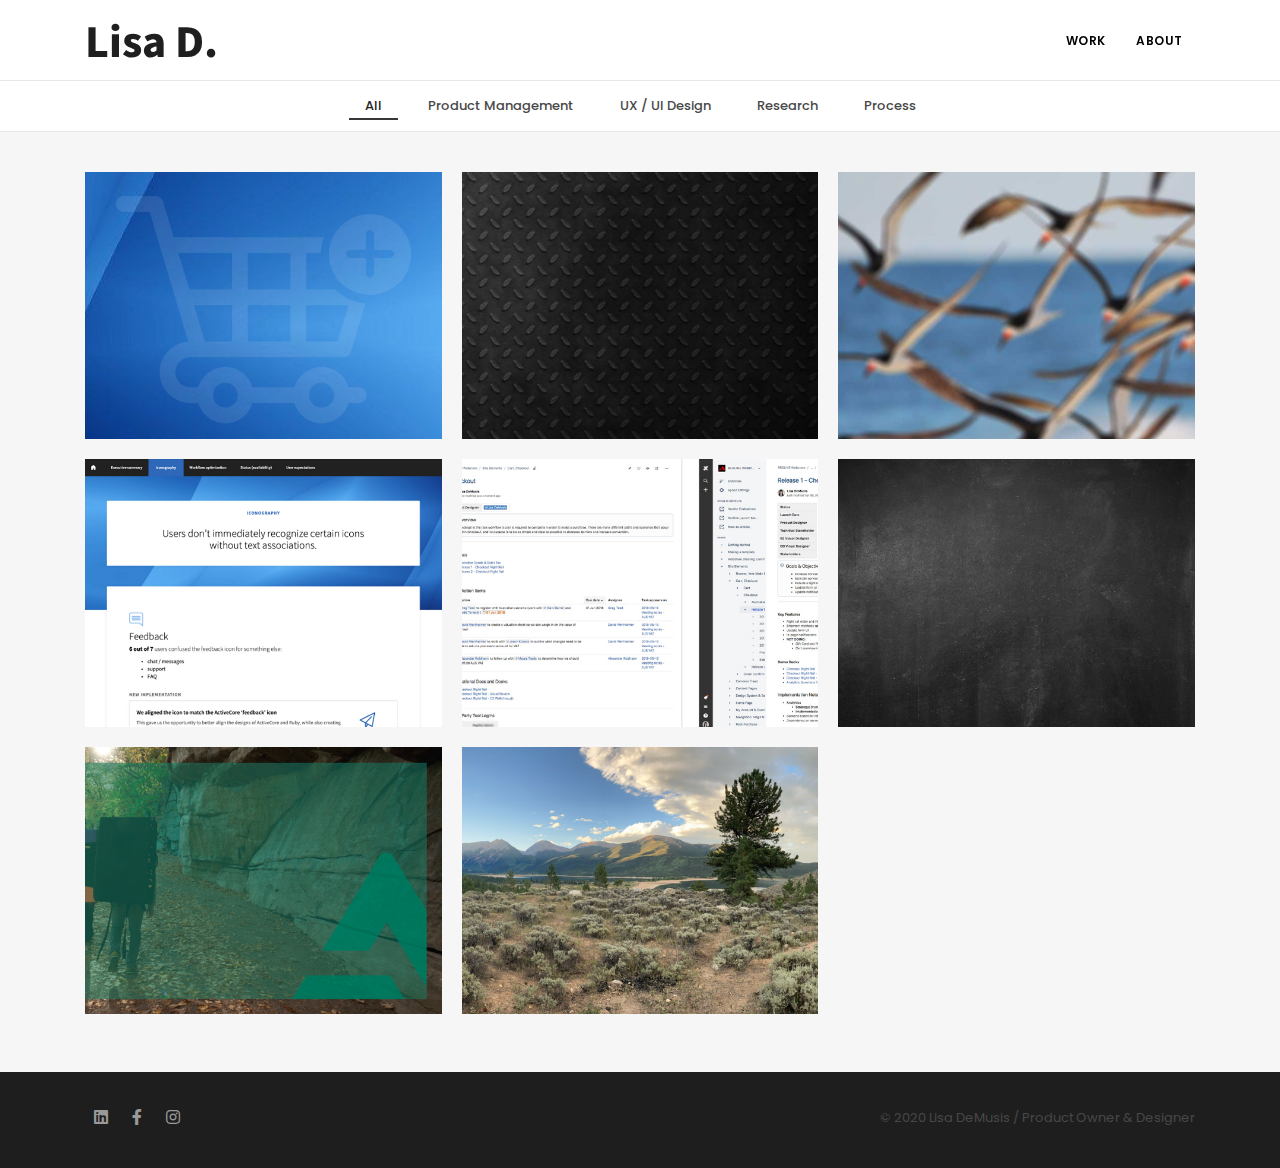
<file: index.html>
<!DOCTYPE html>
<html lang="en">

<head>
    <meta name="viewport" content="width=device-width, initial-scale=1" />
    <meta http-equiv="content-type" content="text/html; charset=utf-8" />    <meta name="author" content="INSPIRO" />    
	<meta name="description" content="Lisa DeMusis | Product Owner">
    <link rel="icon" type="image/png" href="images/favicon.png">   
    <meta http-equiv="X-UA-Compatible" content="IE=edge">
    <!-- Document title -->
    <title>Lisa DeMusis | CSPO</title>
    <!-- Stylesheets & Fonts -->
    <link href="css/plugins.css" rel="stylesheet">
    <link href="css/style.css" rel="stylesheet">
    <link href="css/custom.css" rel="stylesheet">
</head>

<body>


    <!-- Body Inner -->
    <div class="body-inner">
        <!-- Header -->
        <header id="header" class="header-disable-fixed">
            <div class="header-inner">
                <div class="container">
                    <!--Logo-->
                    <div id="logo">
                        <a href="index.html">
                            <span class="logo-default">Lisa D.</span>
                            <span class="logo-dark">Lisa D.</span>
                        </a>
                    </div>
                    <!--End: Logo-->
                    <!--Navigation Resposnive Trigger-->
                    <div id="mainMenu-trigger">
                        <a class="lines-button x"><span class="lines"></span></a>
                    </div>
                    <!--end: Navigation Resposnive Trigger-->
                    <!--Navigation-->
                    <div id="mainMenu">
                        <div class="container">
                            <nav>
                                <ul>
                                    <li><a href="index.html">Work</a></li>
                                    <li><a href="about.html">About</a></li>
                                </ul>
                            </nav>
                        </div>
                    </div>
                    <!--end: Navigation-->
                </div>
            </div>
        </header>
        <!-- end: Header -->
        <!-- Page Menu -->
        <div class="page-menu menu-outline style-1">
            <div class="container">
                <nav class="grid-filter gf-outline" data-layout="#portfolio">
                    <ul>
                        <li class="active"><a href="#" data-category="*">All</a></li>
                        <li><a href="#" data-category=".ct-product">Product Management</a></li>
                        <li><a href="#" data-category=".ct-design">UX / UI Design</a></li>
                        <li><a href="#" data-category=".ct-research">Research</a></li>
                        <li><a href="#" data-category=".ct-research">Process</a></li>
                    </ul>
                </nav>
                <div id="pageMenu-trigger">
                    <i class="fa fa-caret-down"></i>
                </div>
            </div>
        </div>
        <!-- end: Page Menu -->
        <section id="page-content" class="background-grey">
            <div class="container">
                <!-- Portfolio -->
                <div id="portfolio" class="grid-layout portfolio-3-columns" data-margin="20">
                    <!-- portfolio item -->
                        <div class="portfolio-item ct-product">
                            <div class="portfolio-item-wrap">
                                <div class="portfolio-image">
                                   <a href="cb-ecommerce.html"><img src="images/portfolio/cb-ecommerce/tile.jpg" alt=""></a>                       
                                </div>
                                <div class="portfolio-description">
                                    <a href="cb-ecommerce.html">
                                        <h3>Ecommerce</h3>
                                        <span>Comcast Business</span>
                                    </a>
                                </div>
                            </div>
                        </div>
                    <!-- end: portfolio item -->
                    <!-- portfolio item -->
                        <div class="portfolio-item ct-product ct-design">
                            <div class="portfolio-item-wrap">
                                <div class="portfolio-image">
                                    <a href="revzilla-ecommerce.html"><img src="images/portfolio/revzilla/tile.jpg" alt=""></a>
                                </div>
                                <div class="portfolio-description">
                                    <a href="revzilla-ecommerce.html">
                                        <h3>Ecommerce</h3>
                                        <span>RevZilla</span>
                                    </a>
                                </div>
                            </div>
                        </div>
                    <!-- end: portfolio item -->
                    <!-- portfolio item -->
                        <div class="portfolio-item ct-product ct-design">
                            <div class="portfolio-item-wrap">
                                <div class="portfolio-image">
                                    <a href="birding-app.html"><img src="images/portfolio/birding/tile.jpg" alt=""></a>
                                </div>
                                <div class="portfolio-description">
                                    <a href="birding-app.html">
                                        <h3>Birding App</h3>
                                        <span>Mobile Concept / Machine Learning</span>
                                    </a>
                                </div>
                            </div>
                        </div>
                    <!-- end: portfolio item -->
                    <!-- portfolio item -->
                        <div class="portfolio-item ct-product ct-design ct-research">
                            <div class="portfolio-item-wrap">
                                <div class="portfolio-image">
                                    <a href="cb-software.html"><img src="images/portfolio/cb-software/tile.jpg" alt=""></a>
                                </div>
                                <div class="portfolio-description">
                                    <a href="cb-software.html">
                                        <h3>UCaaS Software</h3>
                                        <span>Comcast Business</span>
                                    </a>
                                </div>
                            </div>
                        </div>
                    <!-- end: portfolio item -->
                    <!-- portfolio item -->
                        <div class="portfolio-item ct-product ct-process">
                            <div class="portfolio-item-wrap">
                                <div class="portfolio-image">
                                    <a href="documentation.html"><img src="images/portfolio/documentation/tile.jpg" alt=""></a>
                                </div>
                                <div class="portfolio-description">
                                    <a href="documentation.html">
                                        <h3>Documentation</h3>
                                        <span>Process / Requirements</span>
                                    </a>
                                </div>
                            </div>
                        </div>
                    <!-- end: portfolio item -->
                    <!-- portfolio item -->
                        <div class="portfolio-item ct-process ct-research">
                            <div class="portfolio-item-wrap">
                                <div class="portfolio-image">
                                    <a href="process.html"><img src="images/portfolio/process/tile.jpg" alt=""></a>
                                </div>
                                <div class="portfolio-description">
                                    <a href="process.html">
                                        <h3>Process</h3>
                                        <span>Optimization / Collaboration</span>
                                    </a>
                                </div>
                            </div>
                        </div>
                    <!-- end: portfolio item -->
                    <!-- portfolio item -->
                        <div class="portfolio-item ct-design">
                            <div class="portfolio-item-wrap">
                                <div class="portfolio-image">
                                    <a href="designs.html"><img src="images/portfolio/designs/tile.jpg" alt=""></a>
                                </div>
                                <div class="portfolio-description">
                                    <a href="designs.html">
                                        <h3>Designs</h3>
                                        <span>UX / UI / Branding / Marketing</span>
                                    </a>
                                </div>
                            </div>
                        </div>
                    <!-- end: portfolio item -->
                    <!-- portfolio item -->
                        <div class="portfolio-item">
                            <div class="portfolio-item-wrap">
                                <div class="portfolio-image">
                                    <a href="adventures.html"><img src="images/portfolio/adventures/tile.jpg" alt=""></a>
                                </div>
                                <div class="portfolio-description">
                                    <a href="adventures.html">
                                        <h3>Adventures</h3>
                                        <span>Fun / Sends</span>
                                    </a>
                                </div>
                            </div>
                        </div>
                    <!-- end: portfolio item -->
                </div>
                <!-- end: Portfolio -->
            </div>
            
        </section> <!-- end: Content -->

        
    <!-- Footer -->
    <footer id="footer" class="inverted">

      <div class="copyright-content">
        <div class="container">

          <div class="row">
            <div class="col-lg-6">
              <!-- Social icons -->
              <div class="social-icons social-icons">
                <ul>
                  <li class="social-linkedin"><a href="https://www.linkedin.com/in/lisa-demusis" target=blank><i class="fab fa-linkedin"></i></a></li>
                  <li class="social-facebook"><a href="https://www.facebook.com/lisa.demusis/" target=blank><i class="fab fa-facebook-f"></i></a></li>
                  <li class="social-instagram"><a href="https://www.instagram.com/lisa_demusis/" target=blank><i class="fab fa-instagram"></i></a></li>
                </ul>
              </div>
              <!-- end: Social icons -->
            </div>

            <div class="col-lg-6 text-right">
              <div class="copyright-text">© 2020 Lisa DeMusis / Product Owner & Designer</div>
            </div>
          </div>
        </div>
      </div>
    </footer>
    <!-- end: Footer -->

    </div>
    <!-- end: Body Inner -->

    <!-- Scroll top -->
    <a id="scrollTop"><i class="icon-chevron-up"></i><i class="icon-chevron-up"></i></a>

    <!--Plugins-->
    <script src="js/jquery.js"></script>
    <script src="js/plugins.js"></script>

    <!--Template functions-->
    <script src="js/functions.js"></script>

    <!-- Partical Js files  -->
    <script src="plugins/particles/particles.js" type="text/javascript"></script>
    <script src="plugins/particles/particles-dots.js" type="text/javascript"></script>
    <!-- end: Partical Js files  -->
</body>

</html>
</file>
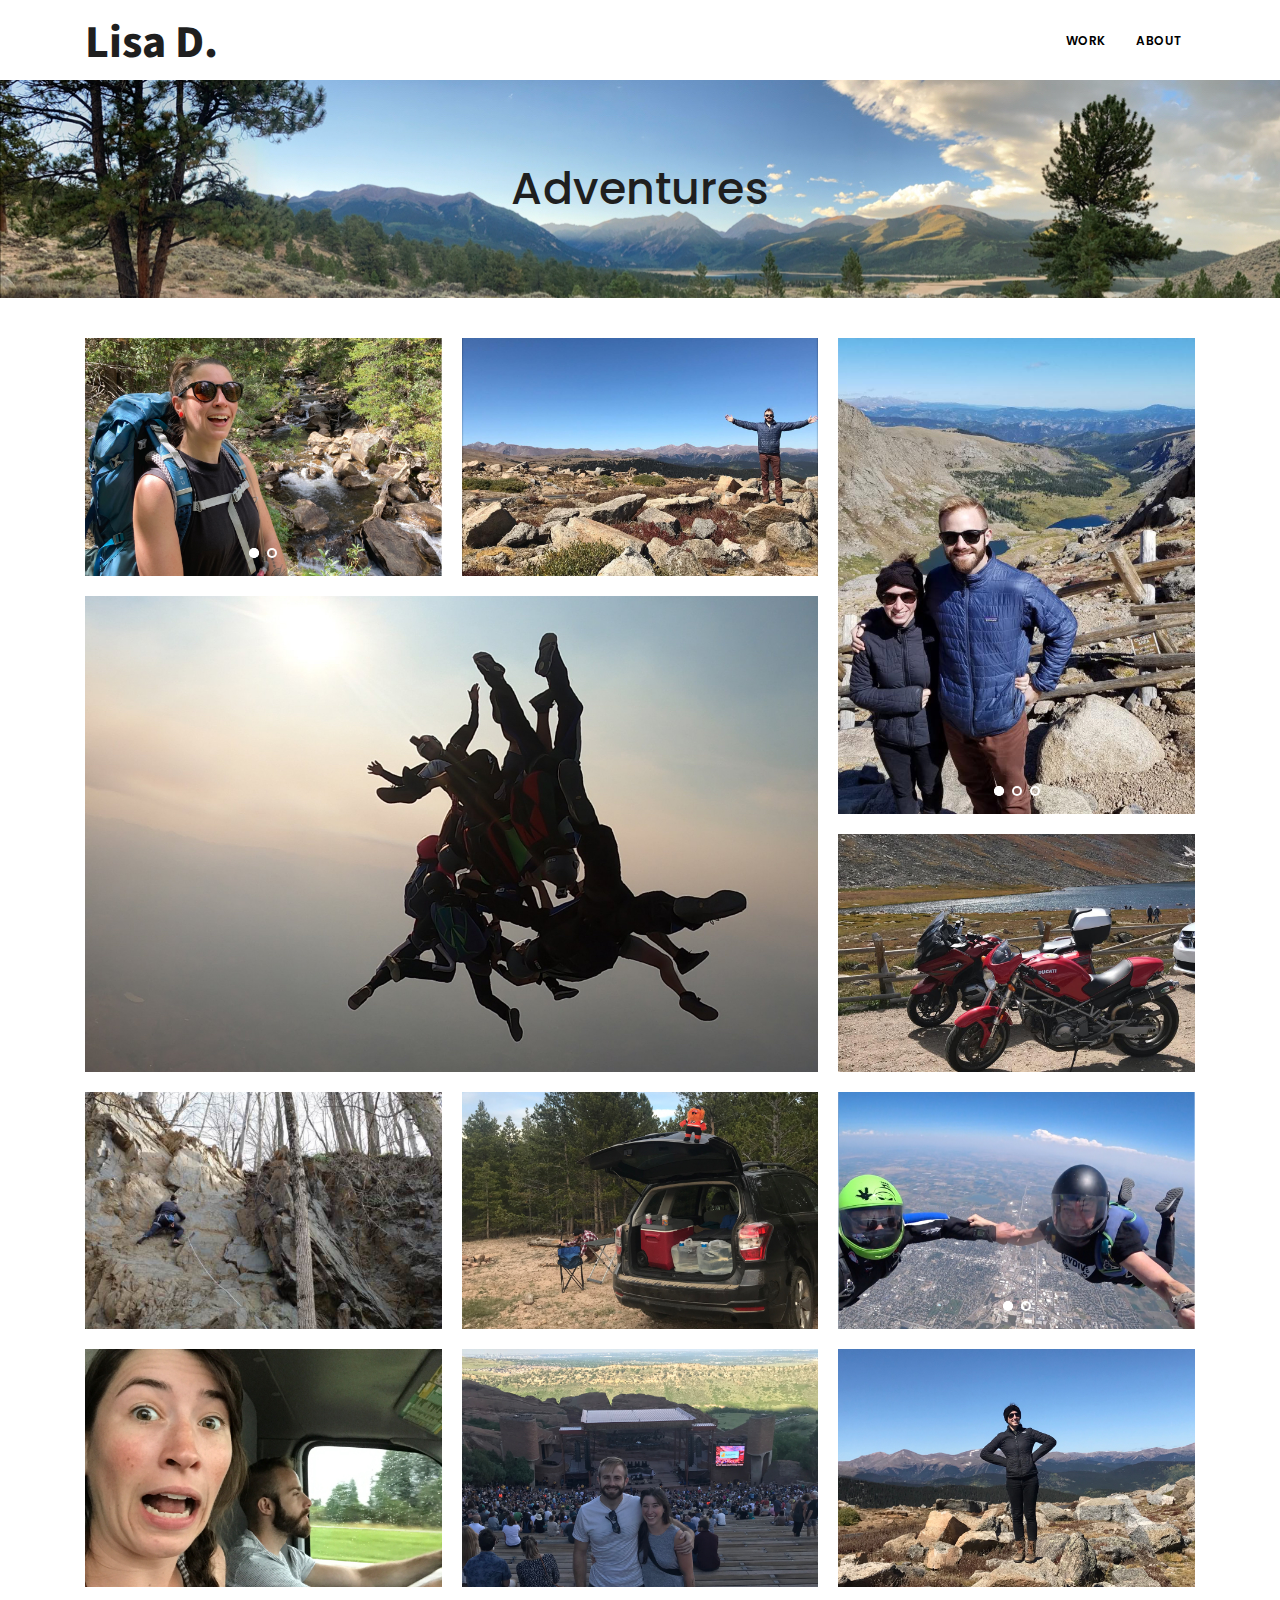
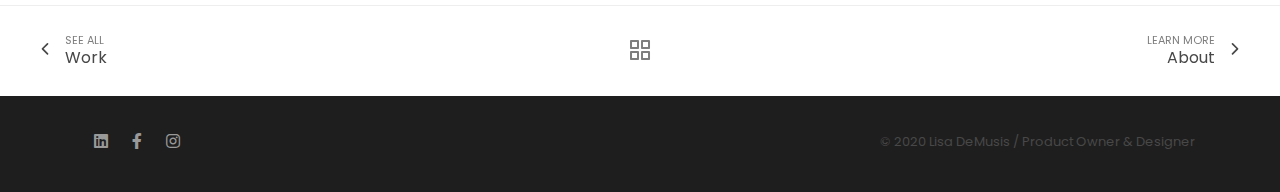
<file: adventures.html>
<!DOCTYPE html>
<html lang="en">

<head>
    <meta name="viewport" content="width=device-width, initial-scale=1" />
    <meta http-equiv="content-type" content="text/html; charset=utf-8" />    <meta name="author" content="INSPIRO" />    
	<meta name="description" content="Lisa DeMusis | Product Owner">
    <link rel="icon" type="image/png" href="images/favicon.png">   
    <meta http-equiv="X-UA-Compatible" content="IE=edge">
    <!-- Document title -->
    <title>Lisa DeMusis | CSPO</title>
    <!-- Stylesheets & Fonts -->
    <link href="css/plugins.css" rel="stylesheet">
    <link href="css/style.css" rel="stylesheet">
</head>

<body>
    <!-- Body Inner -->
    <div class="body-inner">
         <!-- Header -->
        <header id="header" class="header-disable-fixed">
            <div class="header-inner">
                <div class="container">
                    <!--Logo-->
                    <div id="logo">
                        <a href="index.html">
                            <span class="logo-default">Lisa D.</span>
                            <span class="logo-dark">Lisa D.</span>
                        </a>
                    </div>
                    <!--End: Logo-->
                    <!--Navigation Resposnive Trigger-->
                    <div id="mainMenu-trigger">
                        <a class="lines-button x"><span class="lines"></span></a>
                    </div>
                    <!--end: Navigation Resposnive Trigger-->
                    <!--Navigation-->
                    <div id="mainMenu">
                        <div class="container">
                            <nav>
                                <ul>
                                    <li><a href="index.html">Work</a></li>
                                    <li><a href="about.html">About</a></li>
                                </ul>
                            </nav>
                        </div>
                    </div>
                    <!--end: Navigation-->
                </div>
            </div>
        </header>
        <!-- end: Header -->
        <!-- Page title -->
        <section id="page-title" style="background-image:url(images/portfolio/adventures/1.jpg);">
            <div class="container">
                <div class="page-title">
                    <div data-animate="fadeIn">
                        <h1>Adventures</h1>
                    </div>
                </div>
            </div>
        </section>
        <!-- end: Page title -->
        <!-- Content -->
        <section id="page-content" class="p-b-0">
            <div class="container">
                <!-- Portfolio -->
                <div id="portfolio" class="grid-layout portfolio-3-columns" data-margin="20">
                    <!-- portfolio item -->
                    <div class="portfolio-item no-overlay">
                        <div class="portfolio-item-wrap">
                            <div class="portfolio-slider">
                                <div class="carousel dots-inside dots-light arrows-dark" data-items="1" data-loop="true" data-autoplay="true" data-animate-in="fadeIn" data-animate-out="fadeOut" data-autoplay="1500">
                                    <img src="images/portfolio/adventures/2.jpg" alt="">
                                    <img src="images/portfolio/adventures/3.jpg" alt="">
                                </div>
                            </div>
                        </div>
                    </div>
                    <!-- end: portfolio item -->
                    <!-- portfolio item -->
                    <div class="portfolio-item no-overlay">
                        <div class="portfolio-item-wrap">
                            <div class="portfolio-image">
                                <img src="images/portfolio/adventures/4.jpg" alt="">
                            </div>
                        </div>
                    </div>
                    <!-- end: portfolio item -->
                    <!-- portfolio item -->
                    <div class="portfolio-item no-overlay">
                        <div class="portfolio-item-wrap">
                            <div class="portfolio-slider">
                                <div class="carousel dots-inside arrows-dark dots-light" data-items="1" data-loop="true" data-autoplay="true" data-autoplay="1800">
                                    <img src="images/portfolio/adventures/5.jpg" alt="">
                                    <img src="images/portfolio/adventures/6.jpg" alt="">
                                    <img src="images/portfolio/adventures/7.jpg" alt="">
                                </div>
                            </div>
                        </div>
                    </div>
                    <!-- end: portfolio item -->
                    <!-- portfolio item -->
                    <div class="portfolio-item large-width no-overlay">
                        <div class="portfolio-item-wrap">
                            <div class="portfolio-image">
                                <img src="images/portfolio/adventures/8.jpg" alt="">
                            </div>
                        </div>
                    </div>
                    <!-- end: portfolio item -->
                    <!-- portfolio item -->
                    <div class="portfolio-item no-overlay">
                        <div class="portfolio-item-wrap">
                            <div class="portfolio-image">
                                <img src="images/portfolio/adventures/9.jpg" alt="">
                            </div>
                        </div>
                    </div>
                    <!-- end: portfolio item -->
                    <!-- portfolio item -->
                    <div class="portfolio-item no-overlay">
                        <div class="portfolio-item-wrap">
                            <div class="portfolio-image">
                                <img src="images/portfolio/adventures/10.jpg" alt="">
                            </div>
                        </div>
                    </div>
                    <!-- end: portfolio item -->
                    <!-- portfolio item -->
                    <div class="portfolio-item no-overlay">
                        <div class="portfolio-item-wrap">
                            <div class="portfolio-image">
                                <img src="images/portfolio/adventures/11.jpg" alt="">
                            </div>
                        </div>
                    </div>
                    <!-- end: portfolio item -->
                    <!-- portfolio item -->
                    <div class="portfolio-item no-overlay">
                        <div class="portfolio-item-wrap">
                            <div class="portfolio-slider">
                                <div class="carousel dots-inside dots-light arrows-dark" data-items="1" data-loop="true" data-autoplay="true" data-animate-in="fadeIn" data-animate-out="fadeOut" data-autoplay="1500">
                                    <a href="#"><img src="images/portfolio/adventures/12.jpg" alt=""></a>
                                    <a href="#"><img src="images/portfolio/adventures/13.jpg" alt=""></a>
                                </div>
                            </div>
                        </div>
                    </div>
                    <!-- end: portfolio item -->
                    <!-- portfolio item -->
                    <div class="portfolio-item no-overlay">
                        <div class="portfolio-item-wrap">
                            <div class="portfolio-image">
                                <img src="images/portfolio/adventures/14.jpg" alt="">
                            </div>
                        </div>
                    </div>
                    <!-- end: portfolio item -->
                    <!-- portfolio item -->
                    <div class="portfolio-item no-overlay">
                        <div class="portfolio-item-wrap">
                            <div class="portfolio-image">
                                <img src="images/portfolio/adventures/15.jpg" alt="">
                            </div>
                        </div>
                    </div>
                    <!-- end: portfolio item -->
                    <!-- portfolio item -->
                    <div class="portfolio-item no-overlay">
                        <div class="portfolio-item-wrap">
                            <div class="portfolio-image">
                                <img src="images/portfolio/adventures/16.jpg" alt="">
                            </div>
                        </div>
                    </div>
                    <!-- end: portfolio item -->
                </div>
                <!-- end: Portfolio -->
            </div>
                        <div class="post-navigation">
                <a href="index.html" class="post-prev">
                    <div class="post-prev-title"><span>See All</span>Work</div>
                </a>
                <a href="work.html" class="post-all">
                    <i class="icon-grid"></i>
                </a>
                <a href="about.html" class="post-next">
                    <div class="post-next-title"><span>Learn More</span>About</div>
                </a>
            </div>
        </section> <!-- end: Content -->

    <!-- Footer -->
    <footer id="footer" class="inverted">

      <div class="copyright-content">
        <div class="container">

          <div class="row">
            <div class="col-lg-6">
              <!-- Social icons -->
              <div class="social-icons social-icons">
                <ul>
                  <li class="social-linkedin"><a href="https://www.linkedin.com/in/lisa-demusis" target=blank><i class="fab fa-linkedin"></i></a></li>
                  <li class="social-facebook"><a href="https://www.facebook.com/lisa.demusis/" target=blank><i class="fab fa-facebook-f"></i></a></li>
                  <li class="social-instagram"><a href="https://www.instagram.com/lisa_demusis/" target=blank><i class="fab fa-instagram"></i></a></li>
                </ul>
              </div>
              <!-- end: Social icons -->
            </div>

            <div class="col-lg-6 text-right">
              <div class="copyright-text">© 2020 Lisa DeMusis / Product Owner & Designer</div>
            </div>
          </div>
        </div>
      </div>
    </footer>
    <!-- end: Footer -->
    </div>
    <!-- end: Body Inner -->
    <!-- Scroll top -->
    <a id="scrollTop"><i class="icon-chevron-up"></i><i class="icon-chevron-up"></i></a>
    <!--Plugins-->
    <script src="js/jquery.js"></script>
    <script src="js/plugins.js"></script>
    <!--Template functions-->
    <script src="js/functions.js"></script>
</body>

</html>
</file>
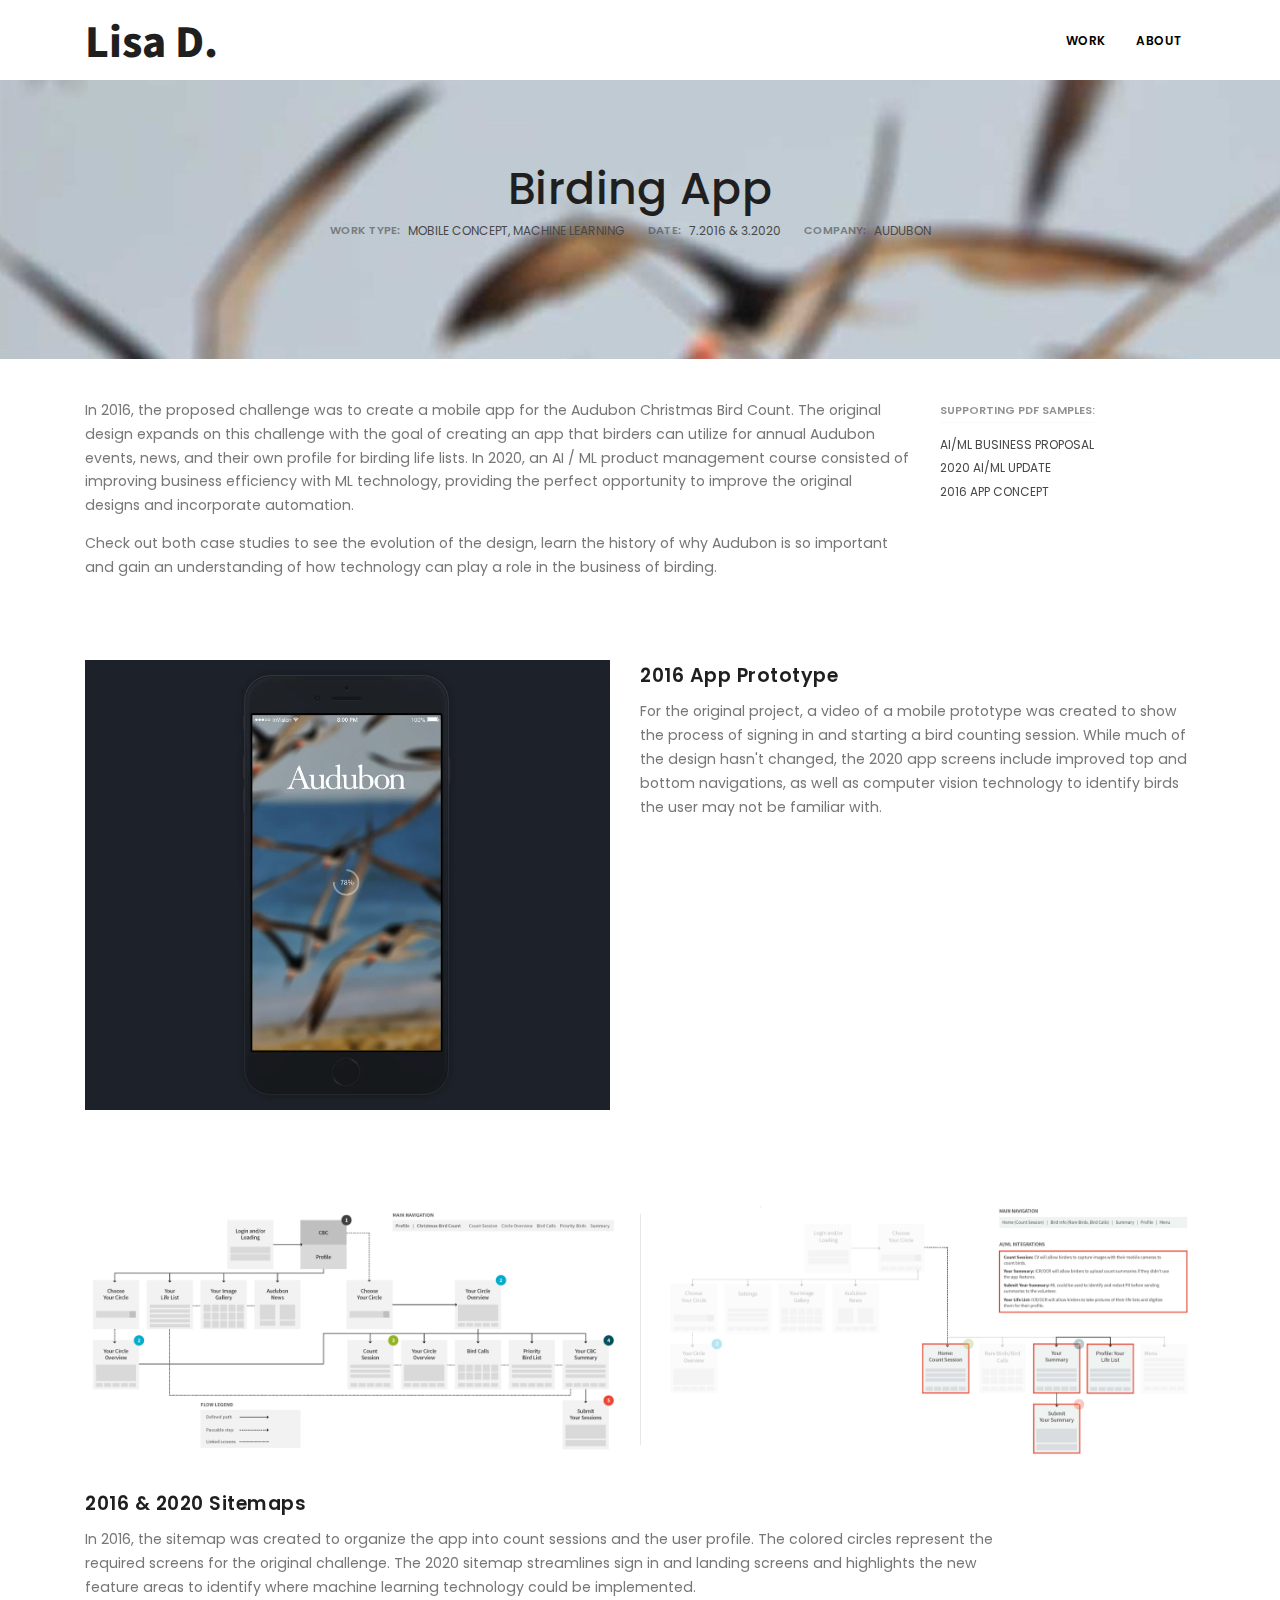
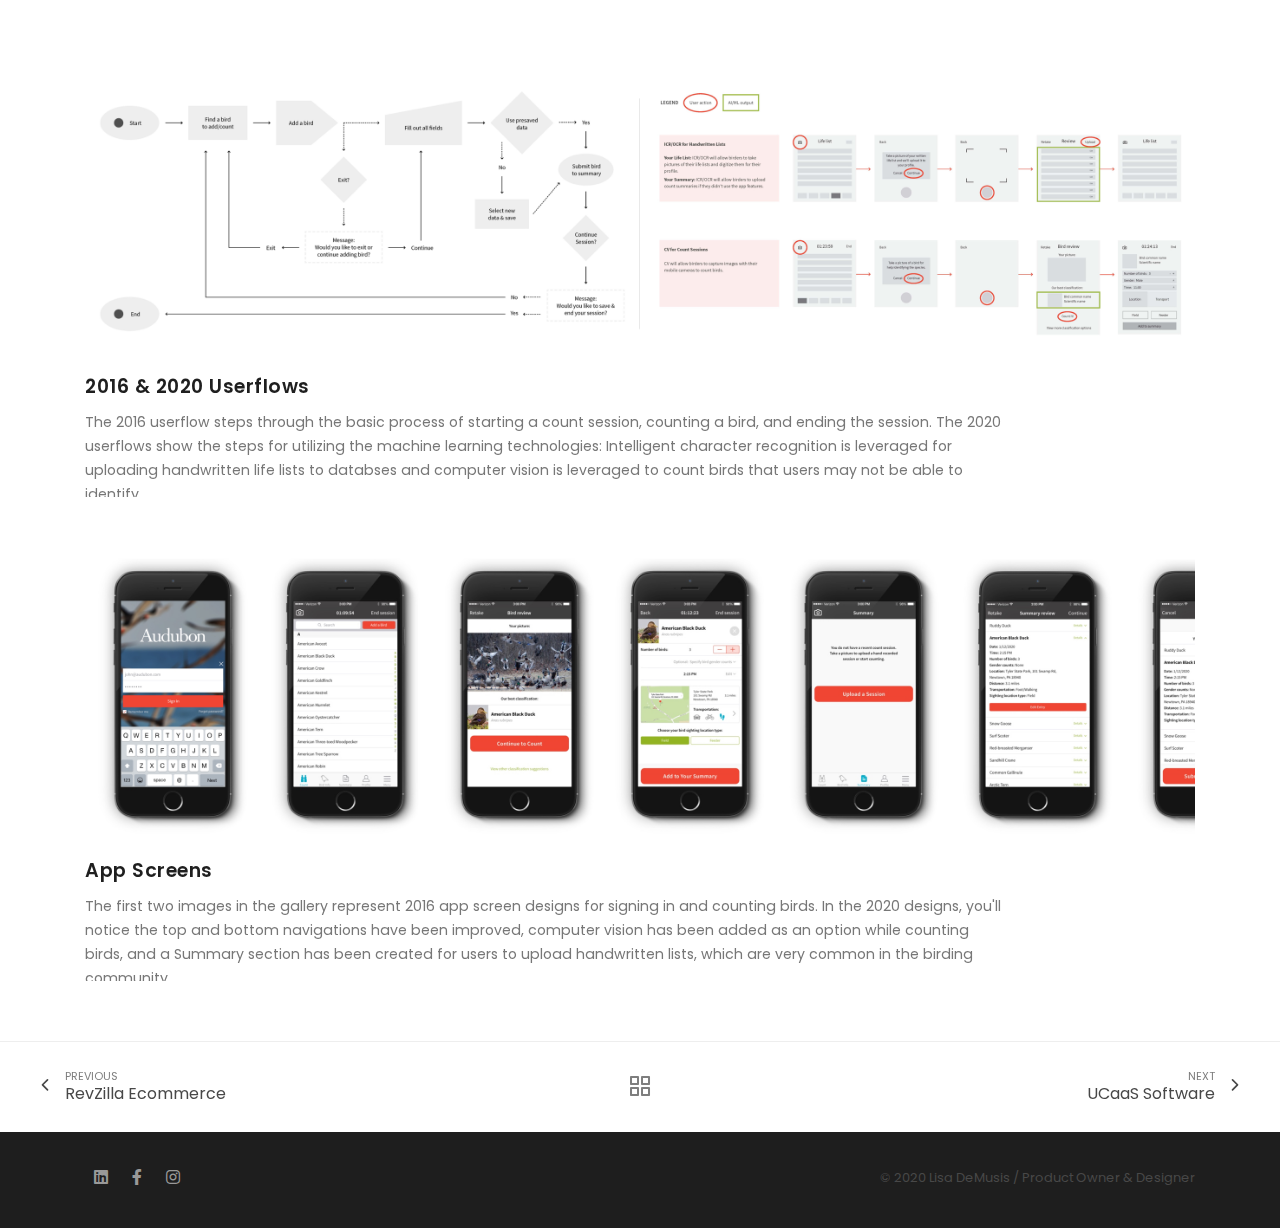
<file: birding-app.html>
<!DOCTYPE html>
<html lang="en">

<head>
    <meta name="viewport" content="width=device-width, initial-scale=1" />
    <meta http-equiv="content-type" content="text/html; charset=utf-8" />    <meta name="author" content="INSPIRO" />    
	<meta name="description" content="Lisa DeMusis | Product Owner">
    <link rel="icon" type="image/png" href="images/favicon.png">   
    <meta http-equiv="X-UA-Compatible" content="IE=edge">
    <!-- Document title -->
    <title>Lisa DeMusis | CSPO</title>
    <!-- Stylesheets & Fonts -->
    <link href="css/plugins.css" rel="stylesheet">
    <link href="css/style.css" rel="stylesheet">
</head>

<body>
    <!-- Body Inner -->
    <div class="body-inner">
         <!-- Header -->
        <header id="header" class="header-disable-fixed">
            <div class="header-inner">
                <div class="container">
                    <!--Logo-->
                    <div id="logo">
                        <a href="index.html">
                            <span class="logo-default">Lisa D.</span>
                            <span class="logo-dark">Lisa D.</span>
                        </a>
                    </div>
                    <!--End: Logo-->
                    <!--Navigation Resposnive Trigger-->
                    <div id="mainMenu-trigger">
                        <a class="lines-button x"><span class="lines"></span></a>
                    </div>
                    <!--end: Navigation Resposnive Trigger-->
                    <!--Navigation-->
                    <div id="mainMenu">
                        <div class="container">
                            <nav>
                                <ul>
                                    <li><a href="index.html">Work</a></li>
                                    <li><a href="about.html">About</a></li>
                                </ul>
                            </nav>
                        </div>
                    </div>
                    <!--end: Navigation-->
                </div>
            </div>
        </header>
        <!-- end: Header -->
        <!-- Page title -->
        <section id="page-title" style="background-image:url(images/portfolio/birding/title.jpg);">
            <div class="container">
                <div class="page-title">
                    <div data-animate="fadeIn">
                        <h1>Birding App</h1>
                    </div>
                    <div class="portfolio-attributes style1">
                        <div class="attribute">
                            <strong>Work Type:</strong>Mobile Concept, Machine Learning</div>
                        <div class="attribute"><strong>Date:</strong>
                            7.2016 & 3.2020</div>
                        <div class="attribute">
                            <strong>Company:</strong>Audubon</div>
                    </div>
                </div>
            </div>
        </section>
        <!-- end: Page title -->
        <!-- Content -->
        <section id="page-content" class="p-b-0">
            <div class="container">
                <div class="row m-b-40">
                    <div class="col-lg-9 col-md-9 col-sm-12 left">
                        <div class="project-description">
                            <p>In 2016, the proposed challenge was to create a mobile app for the Audubon Christmas Bird Count. The original design expands on this challenge with the goal of creating an app that birders can utilize for annual Audubon events, news, and their own profile for birding life lists. In 2020, an AI / ML product management course consisted of improving business efficiency with ML technology, providing the perfect opportunity to improve the original designs and incorporate automation.</p>

                            <p>Check out both case studies to see the evolution of the design, learn the history of why Audubon is so important and gain an understanding of how technology can play a role in the business of birding.
                            </p>
                        </div>
                    </div>
                    <div class="col-lg-3 col-md-3 col-sm-12">
                        <div class="portfolio-attributes">
                            <div class="attribute"><strong>Supporting PDF Samples:</strong>
                                <a href="samples/birding-business-proposal.pdf" title="Birding AI/ML Business Proposal" target="_blank">AI/ML Business Proposal</a><br>
                                <a href="samples/birding-ml-update.pdf" title="Birding AI/ML Update" target="_blank">2020 AI/ML Update</a><br>
                                <a href="samples/birding-app-concept.pdf" title="Birding App Concept" target="_blank">2016 App Concept</a></div>
                        </div>
                    </div>
                </div>
                <div class="row m-b-60 grid-layout" data-margin="0">
                    <div class="portfolio-item no-overlay p-r-30 p-b-20 col-lg-6 col-md-10">
                        <div class="portfolio-item-wrap">
                                <div data-bg-video="video/birding/birding-prototype.mp4#t=7"  style="height: 450px;"></div>
                        </div>
                    </div>
                    <div class="portfolio-item work-description col-lg-6 col-md-10">
                        <div class="portfolio-item-wrap">
                            <h4>2016 App Prototype</h4>
                            <p>For the original project, a video of a mobile prototype was created to show the process of signing in and starting a bird counting session. While much of the design hasn't changed, the 2020 app screens include improved top and bottom navigations, as well as computer vision technology to identify birds the user may not be familiar with.</p>
                        </div>
                    </div>
                </div>
                <div class="row m-b-60 grid-layout" data-margin="0">
                    <div class="portfolio-item p-b-20">
                        <div class="portfolio-item-wrap">
                            <div class="portfolio-image">
                                <img src="images/portfolio/birding/sitemaps.jpg" alt="Birding Sitemaps">
                            </div>
                            <div class="portfolio-description" data-lightbox="gallery">
                                <a title="2016 Sitemap" data-lightbox="gallery-image" href="images/portfolio/birding/2016-sitemap.jpg" alt="2016 Birding Sitemap"><i class="icon-plus"></i></a>
                                <a title="2020 Sitemap with Machine Learning Features" data-lightbox="gallery-image" href="images/portfolio/birding/2020-sitemap.jpg" alt="2020 Birding Sitemap" class="hidden"></a>
                            </div>
                        </div>
                    </div>
                    <div class="portfolio-item work-description col-lg-10 col-md-10">
                        <div class="portfolio-item-wrap">
                                <div>
                                    <h4>2016 & 2020 Sitemaps</h4>
                                    <p>In 2016, the sitemap was created to organize the app into count sessions and the user profile. The colored circles represent the required screens for the original challenge. The 2020 sitemap streamlines sign in and landing screens and highlights the new feature areas to identify where machine learning technology could be implemented.</p>
                                </div>
                        </div>
                    </div>
                </div>
                <div class="row m-b-60 grid-layout" data-margin="0">
                    <div class="portfolio-item p-b-20">
                        <div class="portfolio-item-wrap">
                            <div class="portfolio-image">
                                <img src="images/portfolio/birding/userflows.jpg" alt="Birding Userflows">
                            </div>
                            <div class="portfolio-description" data-lightbox="gallery">
                                <a title="2016 'Count a Bird' Userflow" data-lightbox="gallery-image" href="images/portfolio/birding/2016-userflow.jpg"><i class="icon-plus"></i></a>
                                <a title="2020 'Submit life list' & 'Count a bird' Userflows" data-lightbox="gallery-image" href="images/portfolio/birding/2020-userflow.jpg" class="hidden"></a>
                            </div>
                        </div>
                    </div>
                    <div class="portfolio-item work-description col-lg-10 col-md-10">
                        <div class="portfolio-item-wrap">
                                <div>
                                    <h4>2016 & 2020 Userflows</h4>
                                    <p>The 2016 userflow steps through the basic process of starting a count session, counting a bird, and ending the session. The 2020 userflows show the steps for utilizing the machine learning technologies: Intelligent character recognition is leveraged for uploading handwritten life lists to databses and computer vision is leveraged to count birds that users may not be able to identify.</p>
                                </div>
                        </div>
                    </div>
                </div>
                <div class="row m-b-60 grid-layout" data-margin="0">
                    <div class="portfolio-item p-b-20">
                        <div class="portfolio-item-wrap">
                            <div class="portfolio-image">
                                <img src="images/portfolio/birding/app-screens.jpg" alt="Birding App Screens">
                            </div>
                            <div class="portfolio-description" data-lightbox="gallery">
                                <a title="2016 Birding App Screens" data-lightbox="gallery-image" href="images/portfolio/birding/app-screen1.jpg" alt="Birding App Screen 1"><i class="icon-plus"></i></a>
                                <a title="2016 Birding App Screens" data-lightbox="gallery-image" href="images/portfolio/birding/app-screen2.jpg" alt="Birding App Screen 2" class="hidden"></a>
                                <a title="2020 Birding App Screens" data-lightbox="gallery-image" href="images/portfolio/birding/app-screen3.jpg" alt="Birding App Screen 3" class="hidden"></a>
                                <a title="2020 Birding App Screens" data-lightbox="gallery-image" href="images/portfolio/birding/app-screen4.jpg" alt="Birding App Screen 4" class="hidden"></a>
                            </div>
                        </div>
                    </div>
                    <div class="portfolio-item work-description col-lg-10 col-md-10">
                        <div class="portfolio-item-wrap">
                            <h4>App Screens</h4>
                            <p>The first two images in the gallery represent 2016 app screen designs for signing in and counting birds. In the 2020 designs, you'll notice the top and bottom navigations have been improved, computer vision has been added as an option while counting birds, and a Summary section has been created for users to upload handwritten lists, which are very common in the birding community.</p>
                        </div>
                    </div>
                </div>
            </div>
            <div class="post-navigation">
                <a href="revzilla-ecommerce.html" class="post-prev">
                    <div class="post-prev-title"><span>Previous</span>RevZilla Ecommerce</div>
                </a>
                <a href="index.html" class="post-all">
                    <i class="icon-grid"> </i>
                </a>
                <a href="cb-software.html" class="post-next">
                    <div class="post-next-title"><span>Next</span>UCaaS Software</div>
                </a>
            </div>
        </section> <!-- end: Content -->
    <!-- Footer -->
    <footer id="footer" class="inverted">

      <div class="copyright-content">
        <div class="container">

          <div class="row">
            <div class="col-lg-6">
              <!-- Social icons -->
              <div class="social-icons social-icons">
                <ul>
                  <li class="social-linkedin"><a href="https://www.linkedin.com/in/lisa-demusis" target=blank><i class="fab fa-linkedin"></i></a></li>
                  <li class="social-facebook"><a href="https://www.facebook.com/lisa.demusis/" target=blank><i class="fab fa-facebook-f"></i></a></li>
                  <li class="social-instagram"><a href="https://www.instagram.com/lisa_demusis/" target=blank><i class="fab fa-instagram"></i></a></li>
                </ul>
              </div>
              <!-- end: Social icons -->
            </div>

            <div class="col-lg-6 text-right">
              <div class="copyright-text">© 2020 Lisa DeMusis / Product Owner & Designer</div>
            </div>
          </div>
        </div>
      </div>
    </footer>
    <!-- end: Footer -->
    </div>
    <!-- end: Body Inner -->
    <!-- Scroll top -->
    <a id="scrollTop"><i class="icon-chevron-up"></i><i class="icon-chevron-up"></i></a>
    <!--Plugins-->
    <script src="js/jquery.js"></script>
    <script src="js/plugins.js"></script>
    <!--Template functions-->
    <script src="js/functions.js"></script>
</body>

</html>
</file>
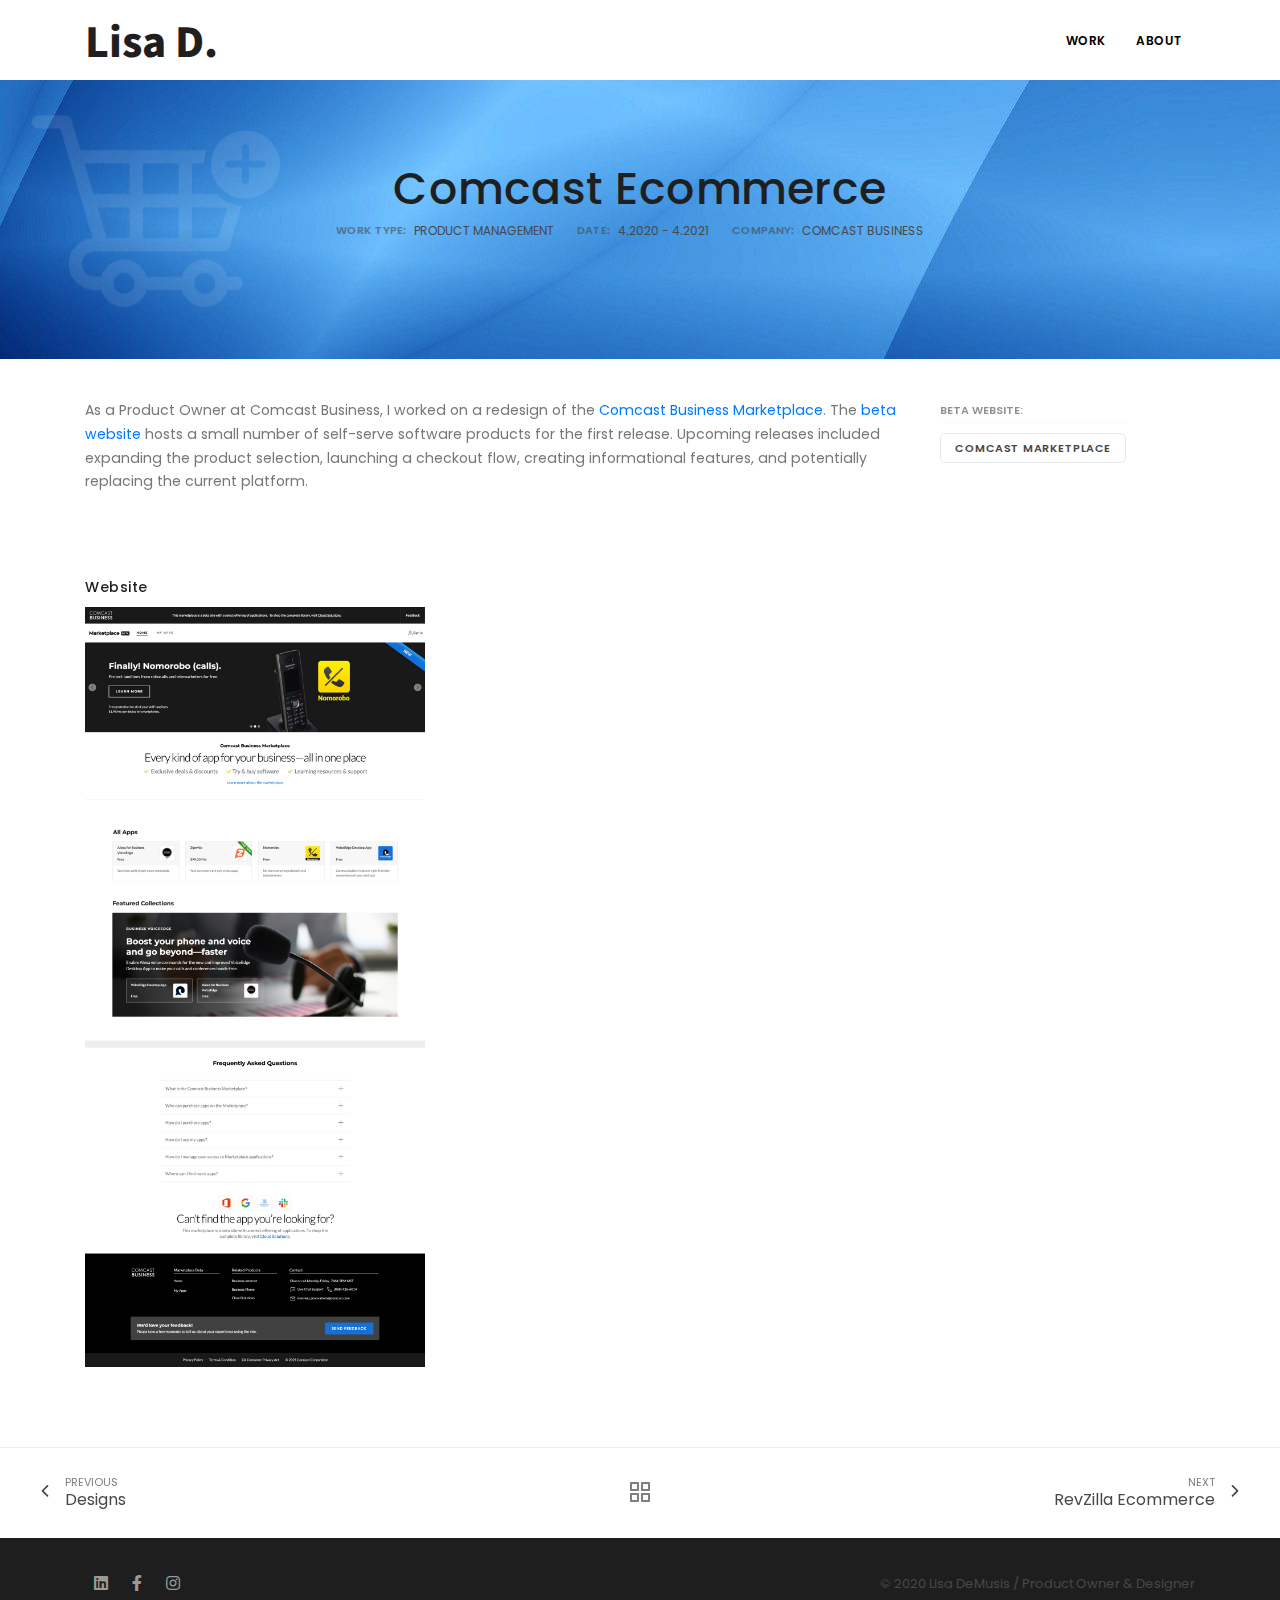
<file: cb-ecommerce.html>
<!DOCTYPE html>
<html lang="en">

<head>
    <meta name="viewport" content="width=device-width, initial-scale=1" />
    <meta http-equiv="content-type" content="text/html; charset=utf-8" />    <meta name="author" content="INSPIRO" />    
	<meta name="description" content="Lisa DeMusis | Product Owner">
    <link rel="icon" type="image/png" href="images/favicon.png">   
    <meta http-equiv="X-UA-Compatible" content="IE=edge">
    <!-- Document title -->
    <title>Lisa DeMusis | CSPO</title>
    <!-- Stylesheets & Fonts -->
    <link href="css/plugins.css" rel="stylesheet">
    <link href="css/style.css" rel="stylesheet">
</head>

<body>
    <!-- Body Inner -->
    <div class="body-inner">
         <!-- Header -->
        <header id="header" class="header-disable-fixed">
            <div class="header-inner">
                <div class="container">
                    <!--Logo-->
                    <div id="logo">
                        <a href="index.html">
                            <span class="logo-default">Lisa D.</span>
                            <span class="logo-dark">Lisa D.</span>
                        </a>
                    </div>
                    <!--End: Logo-->
                    <!--Navigation Resposnive Trigger-->
                    <div id="mainMenu-trigger">
                        <a class="lines-button x"><span class="lines"></span></a>
                    </div>
                    <!--end: Navigation Resposnive Trigger-->
                    <!--Navigation-->
                    <div id="mainMenu">
                        <div class="container">
                            <nav>
                                <ul>
                                    <li><a href="index.html">Work</a></li>
                                    <li><a href="about.html">About</a></li>
                                </ul>
                            </nav>
                        </div>
                    </div>
                    <!--end: Navigation-->
                </div>
            </div>
        </header>
        <!-- end: Header -->
        <!-- Page title -->
        <section id="page-title" style="background-image:url(images/portfolio/cb-ecommerce/title.jpg);">
            <div class="container">
                <div class="page-title">
                    <div data-animate="fadeIn">
                        <h1>Comcast Ecommerce</h1>
                    </div>
                    <div class="portfolio-attributes style1">
                        <div class="attribute">
                            <strong>Work Type:</strong>Product Management</div>
                        <div class="attribute"><strong>Date:</strong>
                            4.2020 - 4.2021</div>
                        <div class="attribute">
                            <strong>Company:</strong>Comcast Business</div>
                    </div>
                </div>
            </div>
        </section>
        <!-- end: Page title -->
        <!-- Content -->
        <section id="page-content" class="p-b-0">
            <div class="container">
                <div class="row m-b-40">
                    <div class="col-lg-9 col-md-9 col-sm-12 left">
                        <div class="project-description">
                            <p>As a Product Owner at Comcast Business, I worked on a redesign of the <a href="https://cloudsolutions.comcast.com/home" title="Comcast Business Marketplace" target="_blank">Comcast Business Marketplace</a>. The <a href="https://cloudsolutions2.comcast.com/home" title="Comcast Business Marketplace Beta" target="_blank">beta website</a> hosts a small number of self-serve software products for the first release. Upcoming releases included expanding the product selection, launching a checkout flow, creating informational features, and potentially replacing the current platform.</p>
                        </div>
                    </div>
                    <div class="col-lg-3 col-md-3 col-sm-12">
                        <div class="portfolio-attributes">
                            <div class="attribute"><strong>Beta Website:</strong>
                                    <button type="button" class="btn btn-light btn-sm"><a href="https://cloudsolutions2.comcast.com/home" title="Comcast Business Marketplace Beta" target="_blank">Comcast Marketplace</a></button></p>
                            </div>
                        </div>
                    </div>
                </div>

                <div class="row m-b-60 grid-layout" data-margin="0">
                    <div class="portfolio-item p-b-20 p-r-30 col-lg-4 col-md-10">
                        <div class="portfolio-item-wrap">
                            <div class="portfolio-image">
                                <h5>Website</h5>
                                <img src="images/portfolio/cb-ecommerce/marketplace3.jpg" alt="Comcast Marketplace Website">
                            </div>
                            <div class="portfolio-description" data-lightbox="gallery">
                                <a title="Comcast Marketplace Website" data-lightbox="gallery-image" href="images/portfolio/cb-ecommerce/marketplace3.jpg" alt="Comcast Marketplace Website"><i class="icon-plus"></i></a>
                            </div>
                        </div>
                    </div>
                </div>
            </div>
            <div class="post-navigation">
                <a href="designs.html" class="post-prev">
                    <div class="post-prev-title"><span>Previous</span>Designs</div>
                </a>
                <a href="index.html" class="post-all">
                    <i class="icon-grid"> </i>
                </a>
                <a href="revzilla-ecommerce.html" class="post-next">
                    <div class="post-next-title"><span>Next</span>RevZilla Ecommerce</div>
                </a>
            </div>
        </section> <!-- end: Content -->
    <!-- Footer -->
    <footer id="footer" class="inverted">

      <div class="copyright-content">
        <div class="container">

          <div class="row">
            <div class="col-lg-6">
              <!-- Social icons -->
              <div class="social-icons social-icons">
                <ul>
                  <li class="social-linkedin"><a href="https://www.linkedin.com/in/lisa-demusis" target=blank><i class="fab fa-linkedin"></i></a></li>
                  <li class="social-facebook"><a href="https://www.facebook.com/lisa.demusis/" target=blank><i class="fab fa-facebook-f"></i></a></li>
                  <li class="social-instagram"><a href="https://www.instagram.com/lisa_demusis/" target=blank><i class="fab fa-instagram"></i></a></li>
                </ul>
              </div>
              <!-- end: Social icons -->
            </div>

            <div class="col-lg-6 text-right">
              <div class="copyright-text">© 2020 Lisa DeMusis / Product Owner & Designer</div>
            </div>
          </div>
        </div>
      </div>
    </footer>
    <!-- end: Footer -->
    </div>
    <!-- end: Body Inner -->
    <!-- Scroll top -->
    <a id="scrollTop"><i class="icon-chevron-up"></i><i class="icon-chevron-up"></i></a>
    <!--Plugins-->
    <script src="js/jquery.js"></script>
    <script src="js/plugins.js"></script>
    <!--Template functions-->
    <script src="js/functions.js"></script>
</body>

</html>
</file>
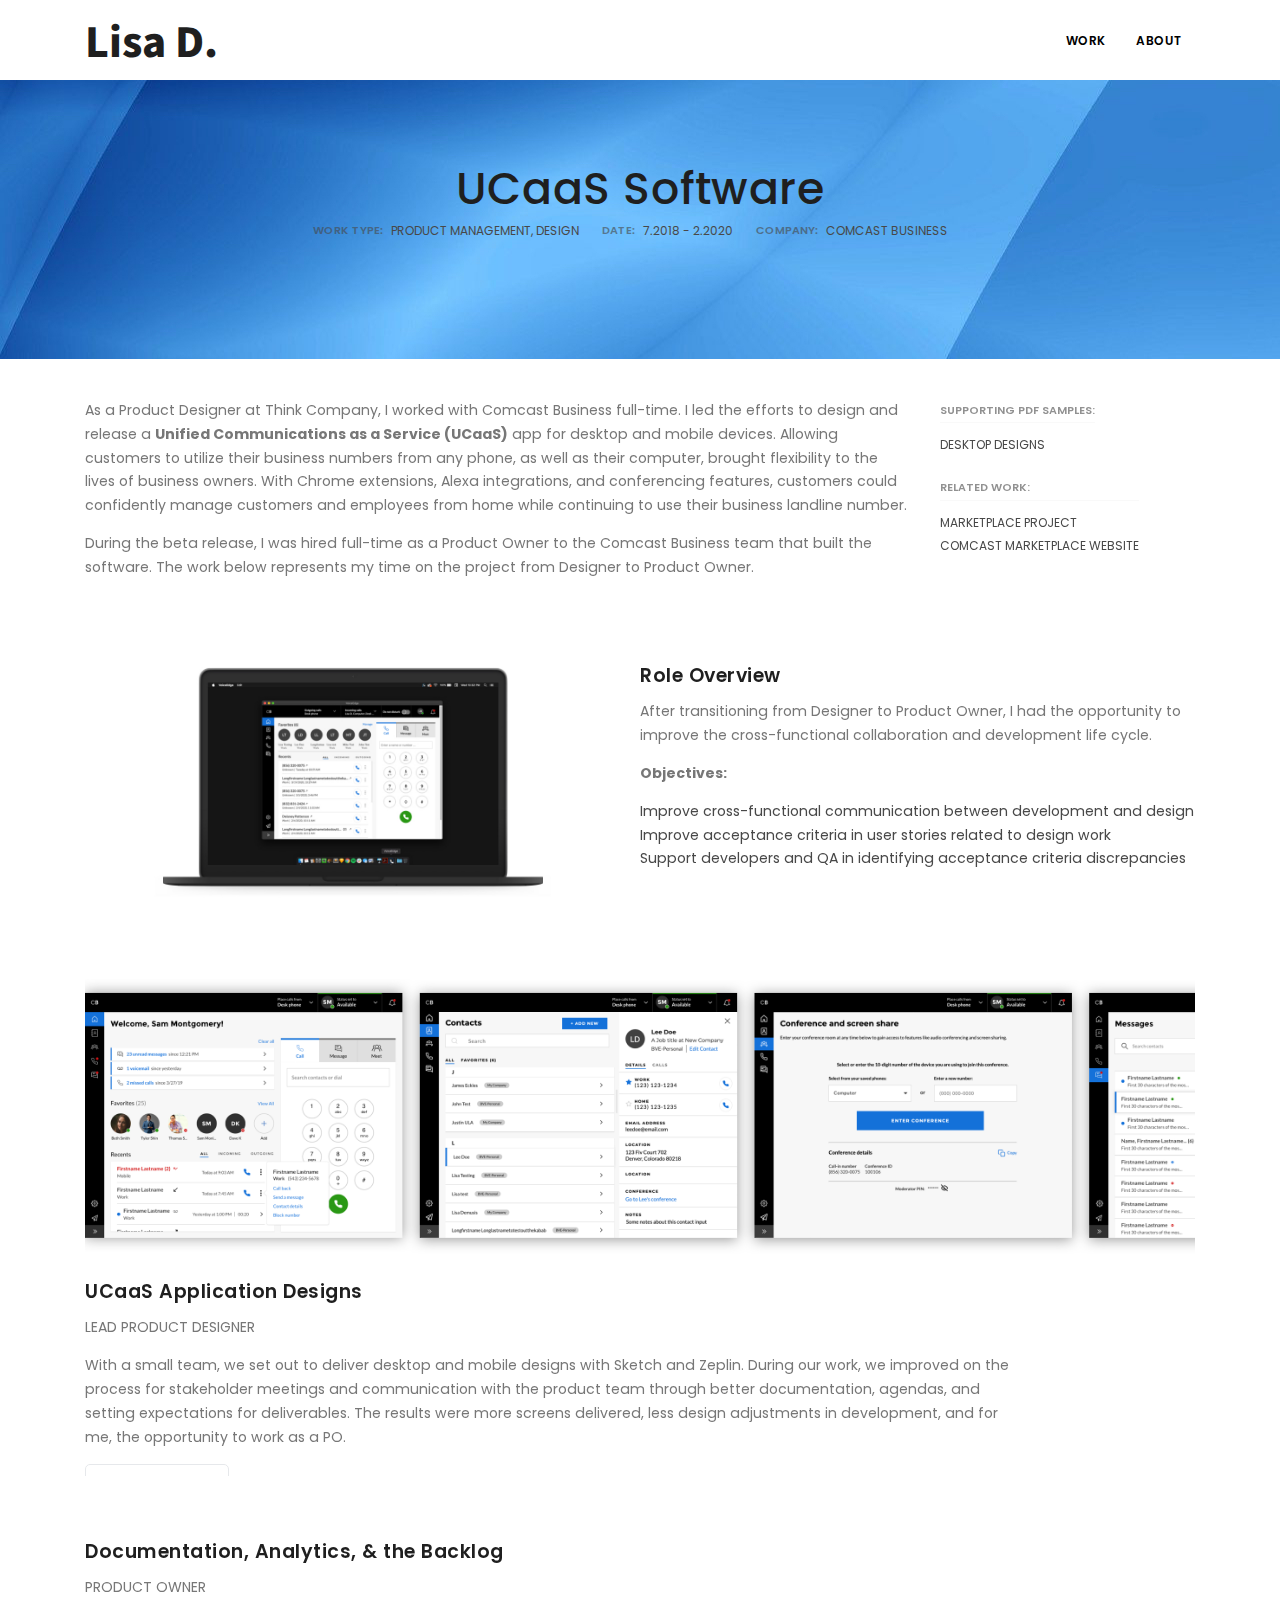
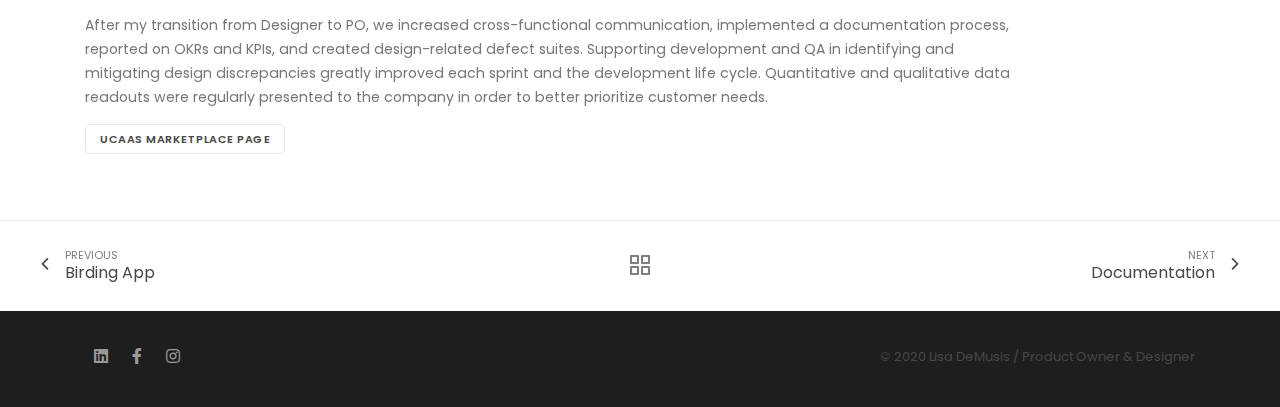
<file: cb-software.html>
<!DOCTYPE html>
<html lang="en">

<head>
    <meta name="viewport" content="width=device-width, initial-scale=1" />
    <meta http-equiv="content-type" content="text/html; charset=utf-8" />    <meta name="author" content="INSPIRO" />    
	<meta name="description" content="Lisa DeMusis | Product Owner">
    <link rel="icon" type="image/png" href="images/favicon.png">   
    <meta http-equiv="X-UA-Compatible" content="IE=edge">
    <!-- Document title -->
    <title>Lisa DeMusis | CSPO</title>
    <!-- Stylesheets & Fonts -->
    <link href="css/plugins.css" rel="stylesheet">
    <link href="css/style.css" rel="stylesheet">
</head>

<body>
    <!-- Body Inner -->
    <div class="body-inner">
         <!-- Header -->
        <header id="header" class="header-disable-fixed">
            <div class="header-inner">
                <div class="container">
                    <!--Logo-->
                    <div id="logo">
                        <a href="index.html">
                            <span class="logo-default">Lisa D.</span>
                            <span class="logo-dark">Lisa D.</span>
                        </a>
                    </div>
                    <!--End: Logo-->
                    <!--Navigation Resposnive Trigger-->
                    <div id="mainMenu-trigger">
                        <a class="lines-button x"><span class="lines"></span></a>
                    </div>
                    <!--end: Navigation Resposnive Trigger-->
                    <!--Navigation-->
                    <div id="mainMenu">
                        <div class="container">
                            <nav>
                                <ul>
                                    <li><a href="index.html">Work</a></li>
                                    <li><a href="about.html">About</a></li>
                                </ul>
                            </nav>
                        </div>
                    </div>
                    <!--end: Navigation-->
                </div>
            </div>
        </header>
        <!-- end: Header -->
        <!-- Page title -->
        <section id="page-title" style="background-image:url(images/portfolio/cb-software/title.jpg);">
            <div class="container">
                <div class="page-title">
                    <div data-animate="fadeIn">
                        <h1>UCaaS Software</h1>
                    </div>
                    <div class="portfolio-attributes style1">
                        <div class="attribute">
                            <strong>Work Type:</strong>Product Management, Design</div>
                        <div class="attribute"><strong>Date:</strong>
                            7.2018 - 2.2020</div>
                        <div class="attribute">
                            <strong>Company:</strong>Comcast Business</div>
                    </div>
                </div>
            </div>
        </section>
        <!-- end: Page title -->
        <!-- Content -->
        <section id="page-content" class="p-b-0">
            <div class="container">
                <div class="row m-b-40">
                    <div class="col-lg-9 col-md-9 col-sm-12 left">
                        <div class="project-description">
                            <p>As a Product Designer at Think Company, I worked with Comcast Business full-time. I led the efforts to design and release a <b>Unified Communications as a Service (UCaaS)</b> app for desktop and mobile devices. Allowing customers to utilize their business numbers from any phone, as well as their computer, brought flexibility to the lives of business owners. With Chrome extensions, Alexa integrations, and conferencing features, customers could confidently manage customers and employees from home while continuing to use their business landline number.</p>

                            <p>During the beta release, I was hired full-time as a Product Owner to the Comcast Business team that built the software. The work below represents my time on the project from Designer to Product Owner.</p>
                        </div>
                    </div>
                   <div class="col-lg-3 col-md-3 col-sm-12">
                        <div class="portfolio-attributes">
                            <div class="attribute"><strong>Supporting PDF Samples:</strong>
                                <a href="/samples/cb-ucaas-designs.pdf" title="Comcast Business UCaaS Designs" target="_blank">Desktop Designs</a></div>
                                <div class="attribute"><strong>Related Work:</strong>
                                    <a href="https://lisademusis.com/cb-ecommerce.html" title="Comcast Business" target="_blank">Marketplace Project</a><br>
                                    <a href="https://cloudsolutions2.comcast.com/home" title="Comcast Business" target="_blank">Comcast Marketplace Website</a>
                                </div>
                        </div>
                    </div>
                </div>
                <div class="row m-b-60 grid-layout" data-margin="0">
                    <div class="portfolio-item p-b-20 p-r-20 col-lg-6 col-md-10">
                        <div class="portfolio-item-wrap">
                            <div class="portfolio-image">
                                <img src="images/portfolio/cb-software/comcast1.jpg" alt="Comcast Business Role Overview">
                            </div>
                            <div class="portfolio-description" data-lightbox="gallery">
                                <a title="Comcast Business UCaaS" data-lightbox="gallery-image" href="images/portfolio/cb-software/comcast2.jpg" alt="Comcast Business Role Overview"><i class="icon-plus"></i></a>
                            </div>
                        </div>
                    </div>
                <div class="portfolio-item work-description col-lg-6 col-md-10">
                        <div class="portfolio-item-wrap">
                            <h4>Role Overview</h4>
                            <p>After transitioning from Designer to Product Owner, I had the opportunity to improve the cross-functional collaboration and development life cycle.</p>
                            <p><b>Objectives:</b>
                                <ul>
                                <li>Improve cross-functional communication between development and design</li>
                                <li>Improve acceptance criteria in user stories related to design work</li>
                                <li>Support developers and QA in identifying acceptance criteria discrepancies</li></ul></p>
                        </div>
                    </div>
                </div>
                <div class="row m-b-60 grid-layout" data-margin="0">
                    <div class="portfolio-item p-b-20">
                        <div class="portfolio-item-wrap">
                            <div class="portfolio-image">
                                <img src="images/portfolio/cb-software/ucaas.jpg" alt="Comcast Business UCaaS Designs">
                            </div>
                            <div class="portfolio-description" data-lightbox="gallery">
                                <a title="UCaas Desktop App" data-lightbox="gallery-image" href="images/portfolio/cb-software/ucaas1.jpg" alt="Comcast Business UCaas Desktop App 1"><i class="icon-plus"></i></a>
                                <a title="UCaas Desktop App" data-lightbox="gallery-image" href="images/portfolio/cb-software/ucaas2.jpg" alt="Comcast Business UCaas Desktop App 2" class="hidden"></a>
                            </div>
                        </div>
                    </div>
                    <div class="portfolio-item work-description col-lg-10 col-md-10">
                        <div class="portfolio-item-wrap">
                                <div>
                                    <h4>UCaaS Application Designs</h4>
                                    <p>LEAD PRODUCT DESIGNER</p>
                                    <p>With a small team, we set out to deliver desktop and mobile designs with Sketch and Zeplin. During our work, we improved on the process for stakeholder meetings and communication with the product team through better documentation, agendas, and setting expectations for deliverables. The results were more screens delivered, less design adjustments in development, and for me, the opportunity to work as a PO.</p>
                                    <button type="button" class="btn btn-light btn-sm"><a href="/samples/cb-ucaas-designs.pdf" title="Comcast Business UCaaS Designs" target="_blank">Desktop Designs</a></button>
                                </div>
                        </div>
                    </div>
                </div>
                <div class="row m-b-60 grid-layout" data-margin="0">
                    <div class="portfolio-item work-description col-lg-10 col-md-10">
                        <div class="portfolio-item-wrap">
                                <div>
                                    <h4>Documentation, Analytics, & the Backlog</h4>
                                    <p>PRODUCT OWNER</p>
                                    <p>After my transition from Designer to PO, we increased cross-functional communication, implemented a documentation process, reported on OKRs and KPIs, and created design-related defect suites. Supporting development and QA in identifying and mitigating design discrepancies greatly improved each sprint and the development life cycle. Quantitative and qualitative data readouts were regularly presented to the company in order to better prioritize customer needs.</p>
                                    <button type="button" class="btn btn-light btn-sm"><a href="https://cloudsolutions2.comcast.com/product?id=145035" title="Comcast Business Marketplace UCaaS" target="_blank">UCaaS Marketplace Page</a></button>
                            </div>
                        </div>
                    </div>
                </div>
            </div>
            <div class="post-navigation">
                <a href="birding-app.html" class="post-prev">
                    <div class="post-prev-title"><span>Previous</span>Birding App</div>
                </a>
                <a href="index.html" class="post-all">
                    <i class="icon-grid"> </i>
                </a>
                <a href="documentation.html" class="post-next">
                    <div class="post-next-title"><span>Next</span>Documentation</div>
                </a>
            </div>
        </section> <!-- end: Content -->
    <!-- Footer -->
    <footer id="footer" class="inverted">

      <div class="copyright-content">
        <div class="container">

          <div class="row">
            <div class="col-lg-6">
              <!-- Social icons -->
              <div class="social-icons social-icons">
                <ul>
                  <li class="social-linkedin"><a href="https://www.linkedin.com/in/lisa-demusis" target=blank><i class="fab fa-linkedin"></i></a></li>
                  <li class="social-facebook"><a href="https://www.facebook.com/lisa.demusis/" target=blank><i class="fab fa-facebook-f"></i></a></li>
                  <li class="social-instagram"><a href="https://www.instagram.com/lisa_demusis/" target=blank><i class="fab fa-instagram"></i></a></li>
                </ul>
              </div>
              <!-- end: Social icons -->
            </div>

            <div class="col-lg-6 text-right">
              <div class="copyright-text">© 2020 Lisa DeMusis / Product Owner & Designer</div>
            </div>
          </div>
        </div>
      </div>
    </footer>
    <!-- end: Footer -->
    </div>
    <!-- end: Body Inner -->
    <!-- Scroll top -->
    <a id="scrollTop"><i class="icon-chevron-up"></i><i class="icon-chevron-up"></i></a>
    <!--Plugins-->
    <script src="js/jquery.js"></script>
    <script src="js/plugins.js"></script>
    <!--Template functions-->
    <script src="js/functions.js"></script>
</body>

</html>
</file>
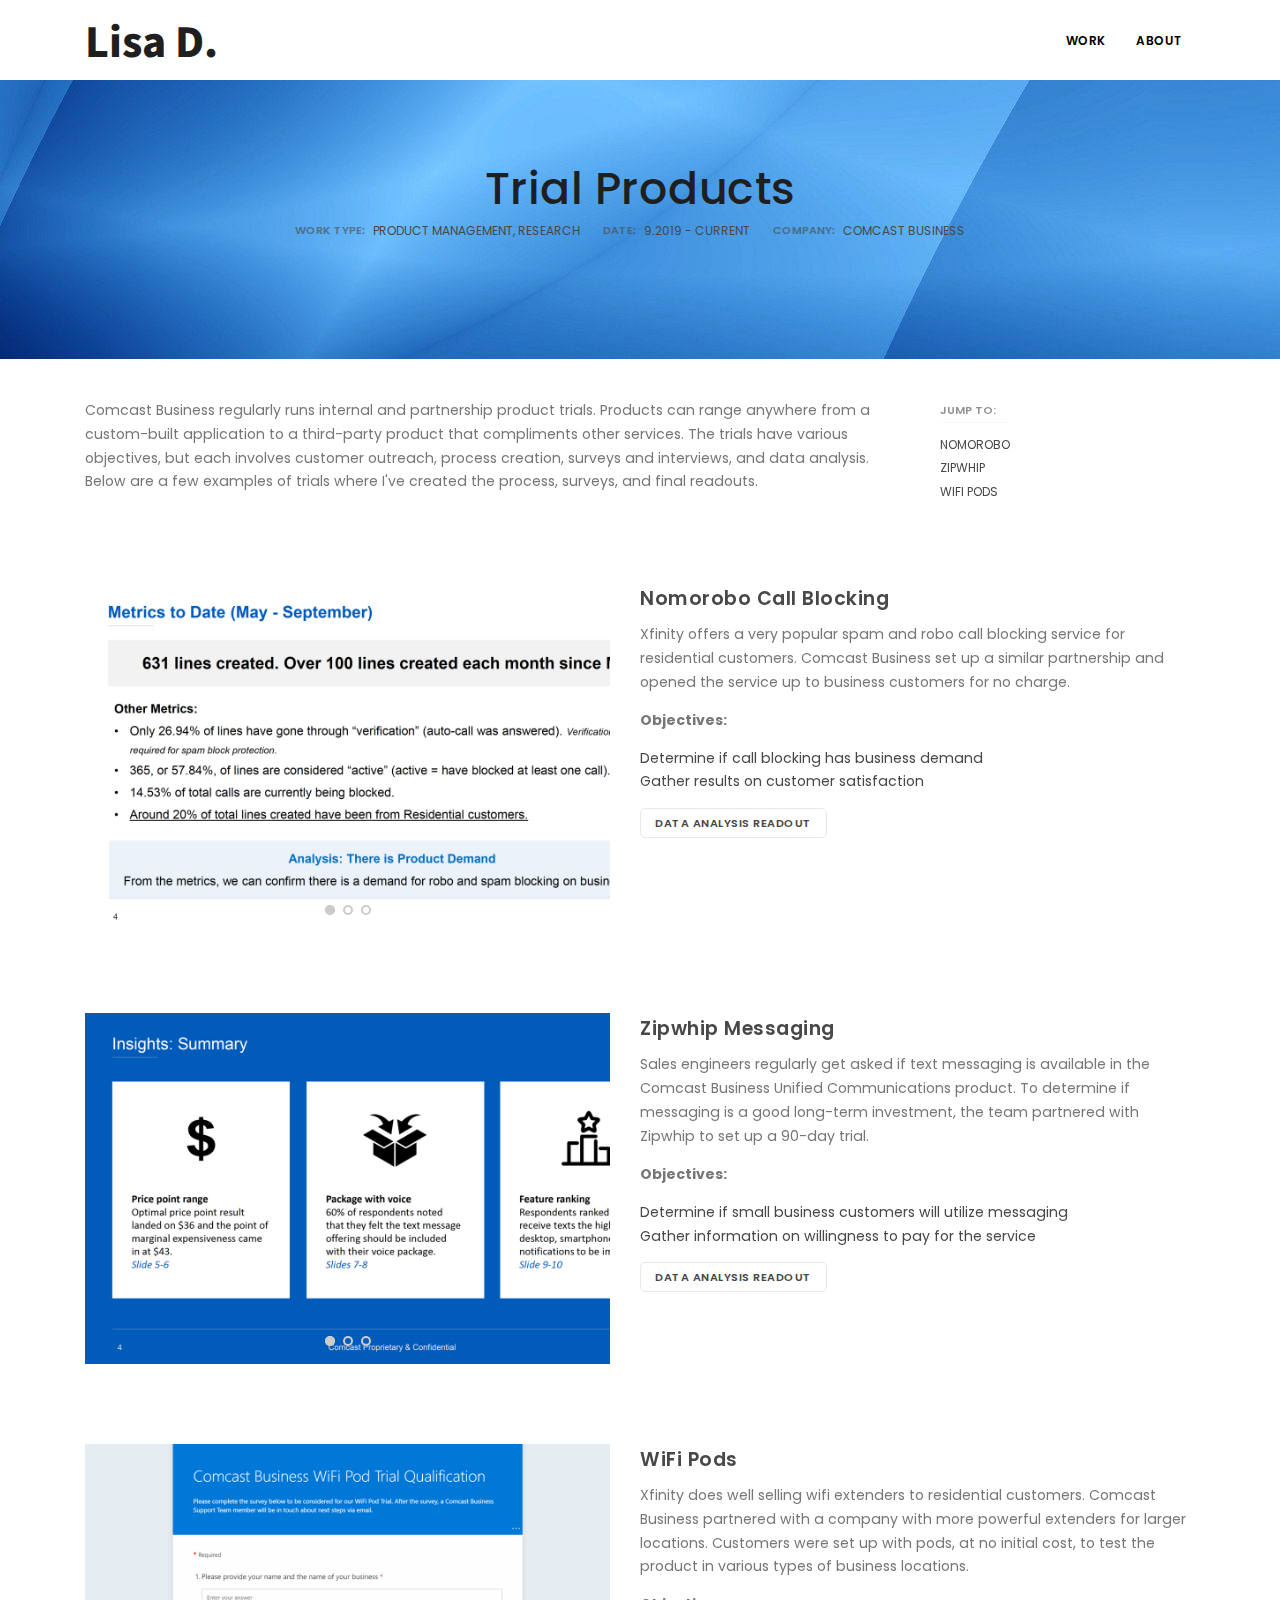
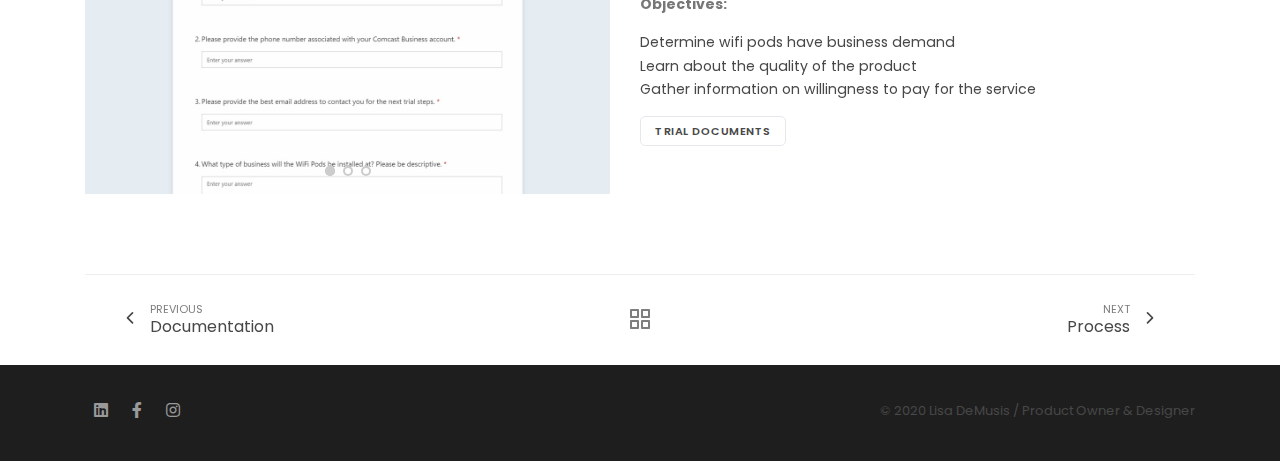
<file: cb-trials.html>
<!DOCTYPE html>
<html lang="en">

<head>
    <meta name="viewport" content="width=device-width, initial-scale=1" />
    <meta http-equiv="content-type" content="text/html; charset=utf-8" />    <meta name="author" content="INSPIRO" />    
	<meta name="description" content="Lisa DeMusis | Product Owner">
    <link rel="icon" type="image/png" href="images/favicon.png">   
    <meta http-equiv="X-UA-Compatible" content="IE=edge">
    <!-- Document title -->
    <title>Lisa DeMusis | CSPO</title>
    <!-- Stylesheets & Fonts -->
    <link href="css/plugins.css" rel="stylesheet">
    <link href="css/style.css" rel="stylesheet">
</head>

<body>
    <!-- Body Inner -->
    <div class="body-inner">
         <!-- Header -->
        <header id="header" class="header-disable-fixed">
            <div class="header-inner">
                <div class="container">
                    <!--Logo-->
                    <div id="logo">
                        <a href="index.html">
                            <span class="logo-default">Lisa D.</span>
                            <span class="logo-dark">Lisa D.</span>
                        </a>
                    </div>
                    <!--End: Logo-->
                    <!--Navigation Resposnive Trigger-->
                    <div id="mainMenu-trigger">
                        <a class="lines-button x"><span class="lines"></span></a>
                    </div>
                    <!--end: Navigation Resposnive Trigger-->
                    <!--Navigation-->
                    <div id="mainMenu">
                        <div class="container">
                            <nav>
                                <ul>
                                    <li><a href="index.html">Work</a></li>
                                    <li><a href="about.html">About</a></li>
                                </ul>
                            </nav>
                        </div>
                    </div>
                    <!--end: Navigation-->
                </div>
            </div>
        </header>
        <!-- end: Header -->
        <!-- Page title -->
        <section id="page-title" style="background-image:url(images/portfolio/cb-trials/title.jpg);">
            <div class="container">
                <div class="page-title">
                    <div data-animate="fadeIn">
                        <h1>Trial Products</h1>
                    </div>
                    <div class="portfolio-attributes style1">
                        <div class="attribute">
                            <strong>Work Type:</strong>Product Management, Research</div>
                        <div class="attribute"><strong>Date:</strong>
                            9.2019 - Current</div>
                        <div class="attribute">
                            <strong>Company:</strong>Comcast Business</div>
                    </div>
                </div>
            </div>
        </section>
        <!-- end: Page title -->
        <!-- Content -->
        <section id="page-content" class="p-b-0">
            <div class="container">
                <div class="row m-b-40">
                    <div class="col-lg-9 col-md-9 col-sm-12 left">
                        <div class="project-description">
                            <p>Comcast Business regularly runs internal and partnership product trials. Products can range anywhere from a custom-built application to a third-party product that compliments other services. The trials have various objectives, but each involves customer outreach, process creation, surveys and interviews, and data analysis. Below are a few examples of trials where I've created the process, surveys, and final readouts.</p>
                        </div>
                    </div>
                    <div class="col-lg-3 col-md-3 col-sm-12">
                        <div class="portfolio-attributes">
                            <div class="attribute"><strong>Jump to:</strong>
                                <a href="#nomorobo-link" title="Nomorobo call blocking">Nomorobo</a><br>
                                <a href="#zipwhip-link" title="Zipwhip messaging">Zipwhip</a><br>
                                <a href="#wifi-link" title="Comcast Business WiFi Pods">WiFi Pods</a></div>
                        </div>
                    </div>
                </div>
                <div class="row m-b-60 grid-layout" data-margin="0">
                    <div class="portfolio-item no-overlay p-r-30 p-b-20 col-lg-6 col-md-10">
                        <div class="portfolio-item-wrap">
                            <div class="portfolio-slider">
                                <div class="carousel dots-inside arrows-dark dots-white" data-items="1" data-loop="true" data-autoplay="true" data-autoplay="1800">
                                    <img src="images/portfolio/cb-trials/nomorobo1.jpg" alt="Nomorobo call blocking 1">
                                    <img src="images/portfolio/cb-trials/nomorobo2.jpg" alt="Nomorobo call blocking 2">
                                    <img src="images/portfolio/cb-trials/nomorobo3.jpg" alt="Nomorobo call blocking 3">
                                </div>
                            </div>
                        </div>
                    </div>
                    <div class="portfolio-item workdescription col-lg-6 col-md-10">
                        <div class="portfolio-item-wrap">
                            <h4><a id="nomorobo-link">Nomorobo Call Blocking</a></h4>
                            <p>Xfinity offers a very popular spam and robo call blocking service for residential customers. Comcast Business set up a similar partnership and opened the service up to business customers for no charge.</p>
                            <p><b>Objectives:</b>
                                <ul>
                                <li>Determine if call blocking has business demand</li>
                                <li>Gather results on customer satisfaction</li></ul></p>
                            <button type="button" class="btn btn-light btn-sm"><a href="samples/nomorobo.pdf" target=blank>Data Analysis Readout</a></button>
                        </div>
                    </div>
                </div>
                <div class="row m-b-60 grid-layout" data-margin="0">
                    <div class="portfolio-item no-overlay p-r-30 p-b-20 col-lg-6 col-md-10">
                        <div class="portfolio-item-wrap">
                            <div class="portfolio-slider">
                                <div class="carousel dots-inside arrows-dark dots-white" data-items="1" data-loop="true" data-autoplay="true" data-autoplay="1800">
                                    <img src="images/portfolio/cb-trials/zipwhip1.jpg" alt="Zipwhip messaging 1">
                                    <img src="images/portfolio/cb-trials/zipwhip2.jpg" alt="Zipwhip messaging 2">
                                    <img src="images/portfolio/cb-trials/zipwhip3.jpg" alt="Zipwhip messaging 3">
                                </div>
                            </div>
                        </div>
                    </div>
                    <div class="portfolio-item work-description col-lg-6 col-md-10">
                        <div class="portfolio-item-wrap">
                            <h4><a id="zipwhip-link">Zipwhip Messaging</a></h4>
                            <p>Sales engineers regularly get asked if text messaging is available in the Comcast Business Unified Communications product. To determine if messaging is a good long-term investment, the team partnered with Zipwhip to set up a 90-day trial.</p>
                                <p><b>Objectives:</b>
                                <ul>
                                <li>Determine if small business customers will utilize messaging</li>
                                <li>Gather information on willingness to pay for the service</li></ul></p>
                            <button type="button" class="btn btn-light btn-sm"><a href="samples/zipwhip.pdf" target=blank>Data Analysis Readout</a></button>
                        </div>
                    </div>
                </div>
                <div class="row m-b-60 grid-layout" data-margin="0">
                    <div class="portfolio-item no-overlay p-r-30 p-b-20 col-lg-6 col-md-10">
                        <div class="portfolio-item-wrap">
                            <div class="portfolio-slider">
                                <div class="carousel dots-inside arrows-dark dots-white" data-items="1" data-loop="true" data-autoplay="true" data-autoplay="1800">
                                    <img src="images/portfolio/cb-trials/wifi1.jpg" alt="Comcast Business Wifi Pods 1">
                                    <img src="images/portfolio/cb-trials/wifi2.jpg" alt="Comcast Business Wifi Pods 2">
                                    <img src="images/portfolio/cb-trials/wifi3.jpg" alt="Comcast Business Wifi Pods 3">
                                </div>
                            </div>
                        </div>
                    </div>
                    <div class="portfolio-item work-description col-lg-6 col-md-10">
                        <div class="portfolio-item-wrap">
                            <h4><a id="wifi-link">WiFi Pods</a></h4>
                            <p>Xfinity does well selling wifi extenders to residential customers. Comcast Business partnered with a company with more powerful extenders for larger locations. Customers were set up with pods, at no initial cost, to test the product in various types of business locations.</p>
                                <p><b>Objectives:</b>
                                <ul>
                                <li>Determine wifi pods have business demand</li>
                                <li>Learn about the quality of the product</li>
                                <li>Gather information on willingness to pay for the service</li></ul></p>
                            <button type="button" class="btn btn-light btn-sm"><a href="samples/wifi-pods.pdf" target=blank>Trial Documents</a></button>
                        </div>
                    </div>
                </div>
            <div class="post-navigation">
                <a href="documentation.html" class="post-prev">
                    <div class="post-prev-title"><span>Previous</span>Documentation</div>
                </a>
                <a href="index.html" class="post-all">
                    <i class="icon-grid"> </i>
                </a>
                <a href="process.html" class="post-next">
                    <div class="post-next-title"><span>Next</span>Process</div>
                </a>
            </div>
        </section> <!-- end: Content -->
    <!-- Footer -->
    <footer id="footer" class="inverted">

      <div class="copyright-content">
        <div class="container">

          <div class="row">
            <div class="col-lg-6">
              <!-- Social icons -->
              <div class="social-icons social-icons">
                <ul>
                  <li class="social-linkedin"><a href="https://www.linkedin.com/in/lisa-demusis" target=blank><i class="fab fa-linkedin"></i></a></li>
                  <li class="social-facebook"><a href="https://www.facebook.com/lisa.demusis/" target=blank><i class="fab fa-facebook-f"></i></a></li>
                  <li class="social-instagram"><a href="https://www.instagram.com/lisa_demusis/" target=blank><i class="fab fa-instagram"></i></a></li>
                </ul>
              </div>
              <!-- end: Social icons -->
            </div>

            <div class="col-lg-6 text-right">
              <div class="copyright-text">© 2020 Lisa DeMusis / Product Owner & Designer</div>
            </div>
          </div>
        </div>
      </div>
    </footer>
    <!-- end: Footer -->
    </div>
    <!-- end: Body Inner -->
    <!-- Scroll top -->
    <a id="scrollTop"><i class="icon-chevron-up"></i><i class="icon-chevron-up"></i></a>
    <!--Plugins-->
    <script src="js/jquery.js"></script>
    <script src="js/plugins.js"></script>
    <!--Template functions-->
    <script src="js/functions.js"></script>
</body>

</html>
</file>
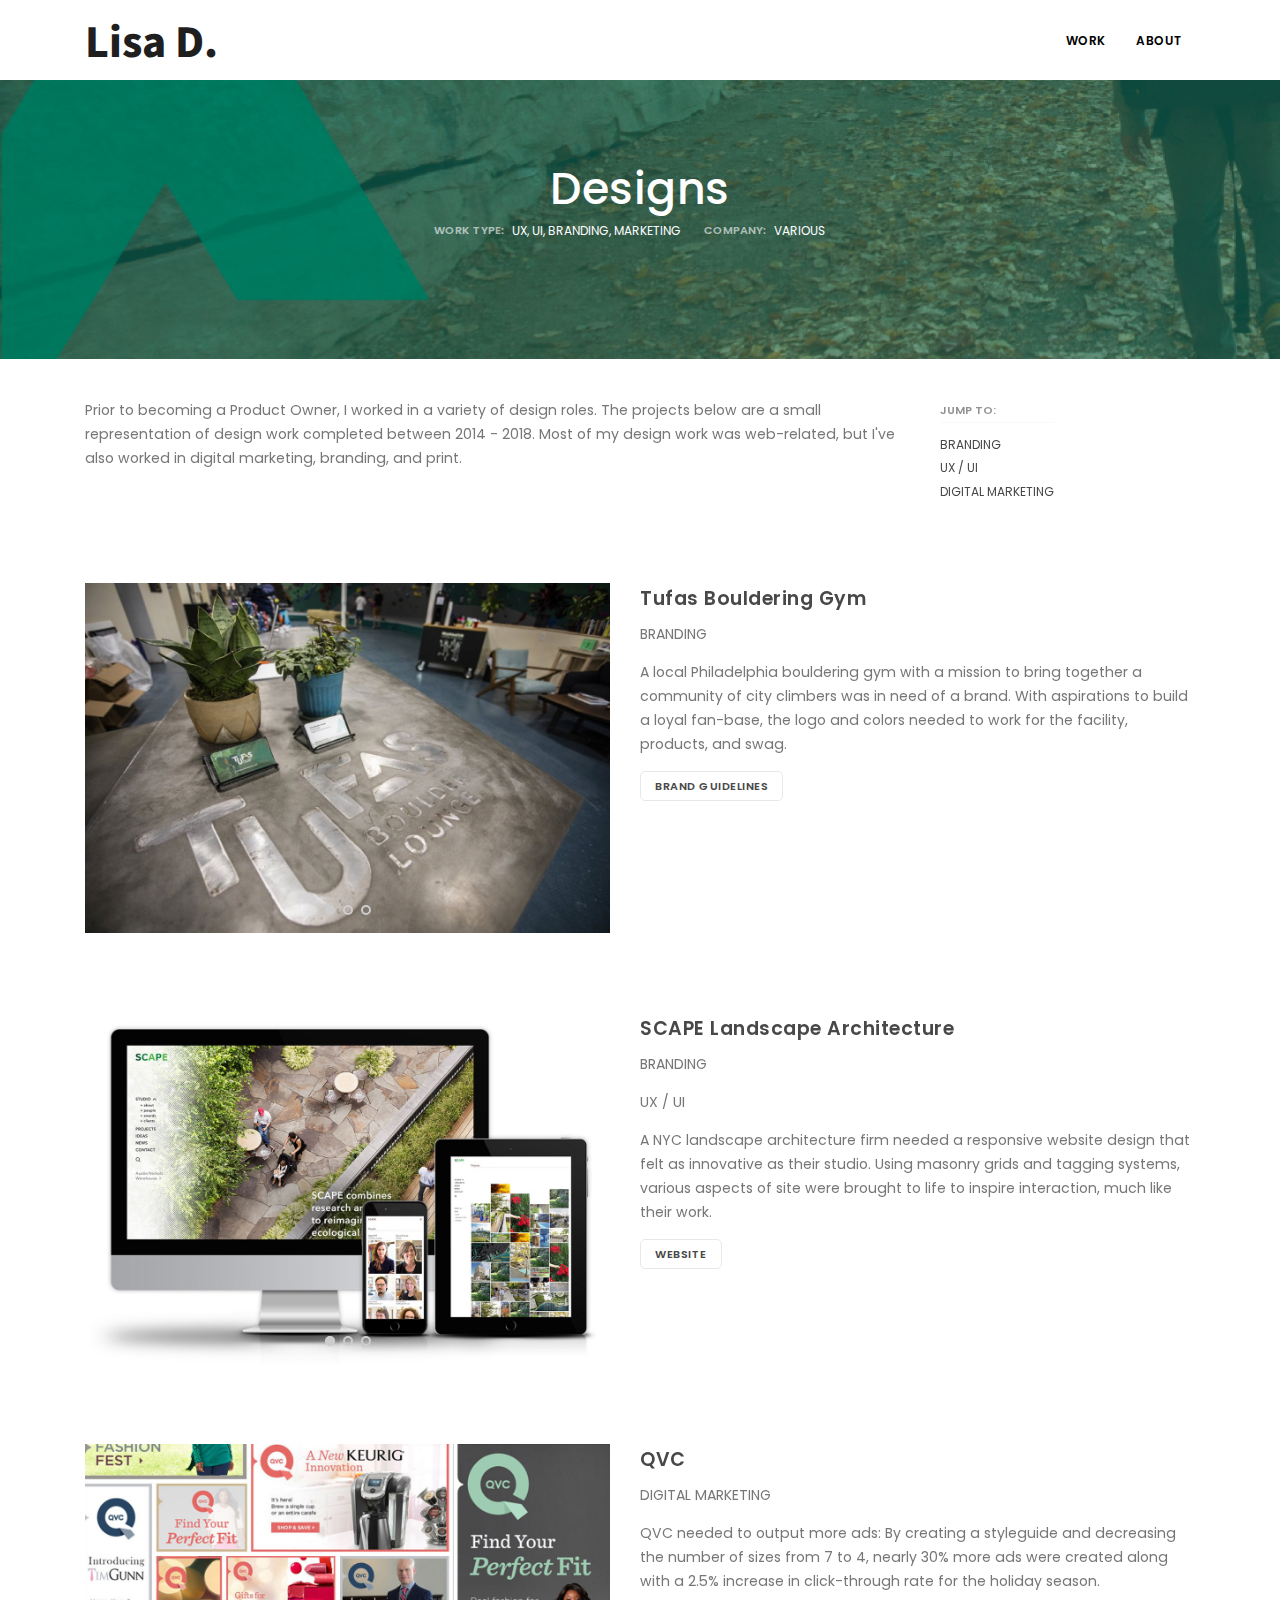
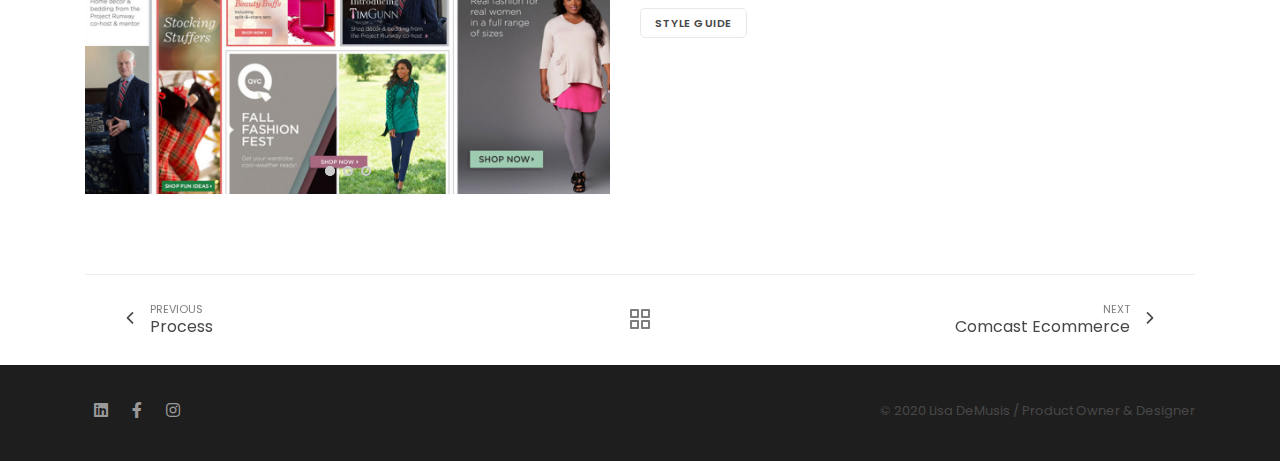
<file: designs.html>
<!DOCTYPE html>
<html lang="en">

<head>
    <meta name="viewport" content="width=device-width, initial-scale=1" />
    <meta http-equiv="content-type" content="text/html; charset=utf-8" />    <meta name="author" content="INSPIRO" />    
	<meta name="description" content="Lisa DeMusis | Product Owner">
    <link rel="icon" type="image/png" href="images/favicon.png">   
    <meta http-equiv="X-UA-Compatible" content="IE=edge">
    <!-- Document title -->
    <title>Lisa DeMusis | CSPO</title>
    <!-- Stylesheets & Fonts -->
    <link href="css/plugins.css" rel="stylesheet">
    <link href="css/style.css" rel="stylesheet">
</head>

<body>
    <!-- Body Inner -->
    <div class="body-inner">
         <!-- Header -->
        <header id="header" class="header-disable-fixed">
            <div class="header-inner">
                <div class="container">
                    <!--Logo-->
                    <div id="logo">
                        <a href="index.html">
                            <span class="logo-default">Lisa D.</span>
                            <span class="logo-dark">Lisa D.</span>
                        </a>
                    </div>
                    <!--End: Logo-->
                    <!--Navigation Resposnive Trigger-->
                    <div id="mainMenu-trigger">
                        <a class="lines-button x"><span class="lines"></span></a>
                    </div>
                    <!--end: Navigation Resposnive Trigger-->
                    <!--Navigation-->
                    <div id="mainMenu">
                        <div class="container">
                            <nav>
                                <ul>
                                    <li><a href="index.html">Work</a></li>
                                    <li><a href="about.html">About</a></li>
                                </ul>
                            </nav>
                        </div>
                    </div>
                    <!--end: Navigation-->
                </div>
            </div>
        </header>
        <!-- end: Header -->
        <!-- Page title -->
        <section id="page-title" style="background-image:url(images/portfolio/designs/title.jpg);">
            <div class="container">
                <div class="page-title">
                    <div data-animate="fadeIn">
                        <h1 style="color: white;">Designs</h1>
                    </div>
                    <div class="portfolio-attributes style1" style="color: white;">
                        <div class="attribute">
                            <strong>Work Type:</strong>UX, UI, Branding, Marketing</div>
                        <div class="attribute">
                            <strong>Company:</strong>Various</div>
                    </div>
                </div>
            </div>
        </section>
        <!-- end: Page title -->
        <!-- Content -->
        <section id="page-content" class="p-b-0">
            <div class="container">
                <div class="row m-b-40">
                    <div class="col-lg-9 col-md-9 col-sm-12 left">
                        <div class="project-description">
                            <p>Prior to becoming a Product Owner, I worked in a variety of design roles. The projects below are a small representation of design work completed between 2014 - 2018. Most of my design work was web-related, but I've also worked in digital marketing, branding, and print.</p>
                        </div>
                    </div>
                    <div class="col-lg-3 col-md-3 col-sm-12">
                        <div class="portfolio-attributes">
                            <div class="attribute"><strong>Jump to:</strong>
                                <a href="#tufas-link" title="Tufas Branding">Branding</a><br>
                                <a href="#scape-link" title="SCAPE UX and UI">UX / UI</a><br>
                                <a href="#qvc-link" title="QVC Marketing">Digital Marketing</a></div>
                        </div>
                    </div>
                </div>
                <div class="row m-b-60 grid-layout" data-margin="0">
                    <div class="portfolio-item no-overlay p-r-30 p-b-20 col-lg-6 col-md-10">
                        <div class="portfolio-item-wrap">
                            <div class="portfolio-slider">
                                <div class="carousel dots-inside arrows-dark dots-white" data-items="1" data-loop="true" data-autoplay="true" data-autoplay="1800">
                                    <img src="images/portfolio/designs/tufas1.jpg" alt="Tufas logo desk">
                                    <img src="images/portfolio/designs/tufas2.jpg" alt="Tufas logo sign">
                                    <img src="images/portfolio/designs/tufas3.jpg" alt="Tufas brand guide">
                                </div>
                            </div>
                        </div>
                    </div>
                    <div class="portfolio-item work-description col-lg-6 col-md-10">
                        <div class="portfolio-item-wrap">
                            <h4><a id="tufas-link">Tufas Bouldering Gym</a></h4>
                            <p>BRANDING</p>
                            <p>A local Philadelphia bouldering gym with a mission to bring together a community of city climbers was in need of a brand. With aspirations to build a loyal fan-base, the logo and colors needed to work for the facility, products, and swag.</p>
                            <button type="button" class="btn btn-light btn-sm"><a href="samples/tufas-branding.pdf" target=blank>Brand Guidelines</a></button>
                        </div>
                    </div>
                </div>
                <div class="row m-b-60 grid-layout" data-margin="0">
                    <div class="portfolio-item no-overlay p-r-30 p-b-20 col-lg-6 col-md-10">
                        <div class="portfolio-item-wrap">
                            <div class="portfolio-slider">
                                <div class="carousel dots-inside arrows-dark dots-white" data-items="1" data-loop="true" data-autoplay="true" data-autoplay="1800">
                                    <img src="images/portfolio/designs/scape1.jpg" alt="Scape website mockup">
                                    <img src="images/portfolio/designs/scape2.jpg" alt="Scape website comps">
                                    <img src="images/portfolio/designs/scape3.jpg" alt="Scape website site map">
                                </div>
                            </div>
                        </div>
                    </div>
                    <div class="portfolio-item work-description col-lg-6 col-md-10">
                        <div class="portfolio-item-wrap">
                            <h4><a id="scape-link">SCAPE Landscape Architecture</a></h4>
                            <p>BRANDING</p>
                            <p>UX / UI</p>
                            <p>A NYC landscape architecture firm needed a responsive website design that felt as innovative as their studio. Using masonry grids and tagging systems, various aspects of site were brought to life to inspire interaction, much like their work.</p>
                            <button type="button" class="btn btn-light btn-sm"><a href="https://www.scapestudio.com/" target=blank>Website</a></button>
                        </div>
                    </div>
                </div>
                <div class="row m-b-60 grid-layout" data-margin="0">
                    <div class="portfolio-item no-overlay p-r-30 p-b-20 col-lg-6 col-md-10">
                        <div class="portfolio-item-wrap">
                            <div class="portfolio-slider">
                                <div class="carousel dots-inside arrows-dark dots-white" data-items="1" data-loop="true" data-autoplay="true" data-autoplay="1800">
                                    <img src="images/portfolio/designs/qvc1.jpg" alt="QVC Ads">
                                    <img src="images/portfolio/designs/qvc2.jpg" alt="QVC Email">
                                    <img src="images/portfolio/designs/qvc3.jpg" alt="QVC Style guide">
                                </div>
                            </div>
                        </div>
                    </div>
                    <div class="portfolio-item work-description col-lg-6 col-md-10">
                        <div class="portfolio-item-wrap">
                            <h4><a id="qvc-link">QVC</a></h4>
                            <p>DIGITAL MARKETING</p>
                            <p>QVC needed to output more ads: By creating a styleguide and decreasing the number of sizes from 7 to 4, nearly 30% more ads were created along with a 2.5% increase in click-through rate for the holiday season.</p>
                            <button type="button" class="btn btn-light btn-sm"><a href="samples/qvc-styleguide.pdf" target=blank>Style Guide</a></button>
                        </div>
                    </div>
                </div>
            <div class="post-navigation">
                <a href="process.html" class="post-prev">
                    <div class="post-prev-title"><span>Previous</span>Process</div>
                </a>
                <a href="index.html" class="post-all">
                    <i class="icon-grid"> </i>
                </a>
                <a href="cb-ecommerce.html" class="post-next">
                    <div class="post-next-title"><span>Next</span>Comcast Ecommerce</div>
                </a>
            </div>
        </section> <!-- end: Content -->
    <!-- Footer -->
    <footer id="footer" class="inverted">

      <div class="copyright-content">
        <div class="container">

          <div class="row">
            <div class="col-lg-6">
              <!-- Social icons -->
              <div class="social-icons social-icons">
                <ul>
                  <li class="social-linkedin"><a href="https://www.linkedin.com/in/lisa-demusis" target=blank><i class="fab fa-linkedin"></i></a></li>
                  <li class="social-facebook"><a href="https://www.facebook.com/lisa.demusis/" target=blank><i class="fab fa-facebook-f"></i></a></li>
                  <li class="social-instagram"><a href="https://www.instagram.com/lisa_demusis/" target=blank><i class="fab fa-instagram"></i></a></li>
                </ul>
              </div>
              <!-- end: Social icons -->
            </div>

            <div class="col-lg-6 text-right">
              <div class="copyright-text">© 2020 Lisa DeMusis / Product Owner & Designer</div>
            </div>
          </div>
        </div>
      </div>
    </footer>
    <!-- end: Footer -->
    </div>
    <!-- end: Body Inner -->
    <!-- Scroll top -->
    <a id="scrollTop"><i class="icon-chevron-up"></i><i class="icon-chevron-up"></i></a>
    <!--Plugins-->
    <script src="js/jquery.js"></script>
    <script src="js/plugins.js"></script>
    <!--Template functions-->
    <script src="js/functions.js"></script>
</body>

</html>
</file>
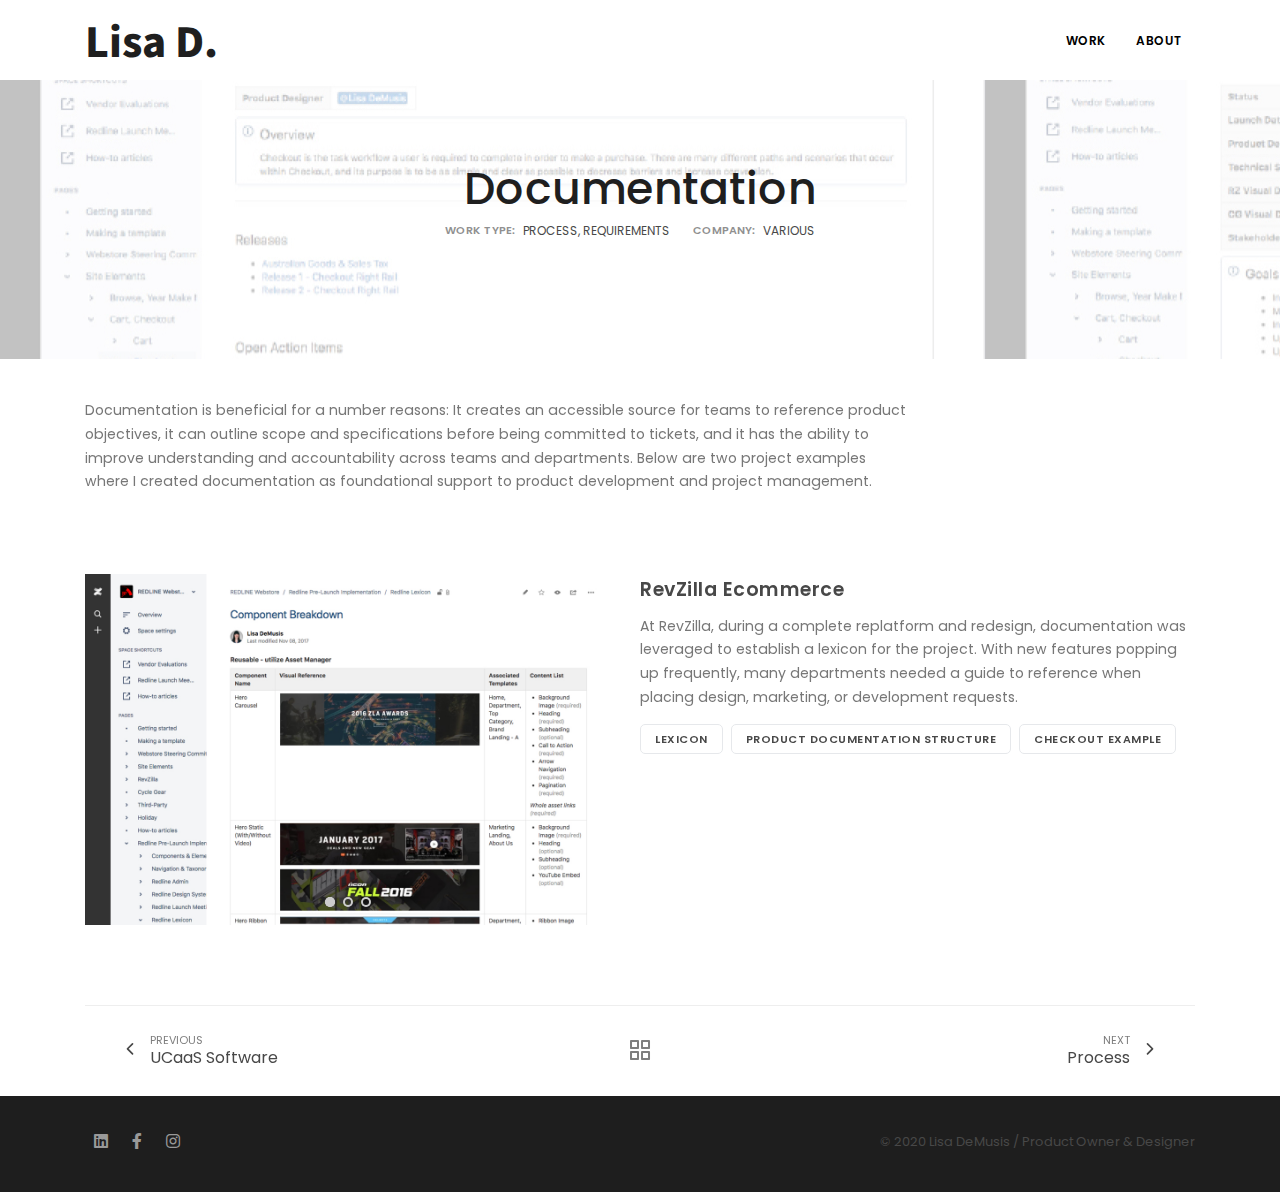
<file: documentation.html>
<!DOCTYPE html>
<html lang="en">

<head>
    <meta name="viewport" content="width=device-width, initial-scale=1" />
    <meta http-equiv="content-type" content="text/html; charset=utf-8" />    <meta name="author" content="INSPIRO" />    
	<meta name="description" content="Lisa DeMusis | Product Owner">
    <link rel="icon" type="image/png" href="images/favicon.png">   
    <meta http-equiv="X-UA-Compatible" content="IE=edge">
    <!-- Document title -->
    <title>Lisa DeMusis | CSPO</title>
    <!-- Stylesheets & Fonts -->
    <link href="css/plugins.css" rel="stylesheet">
    <link href="css/style.css" rel="stylesheet">
</head>

<body>
    <!-- Body Inner -->
    <div class="body-inner">
         <!-- Header -->
        <header id="header" class="header-disable-fixed">
            <div class="header-inner">
                <div class="container">
                    <!--Logo-->
                    <div id="logo">
                        <a href="index.html">
                            <span class="logo-default">Lisa D.</span>
                            <span class="logo-dark">Lisa D.</span>
                        </a>
                    </div>
                    <!--End: Logo-->
                    <!--Navigation Resposnive Trigger-->
                    <div id="mainMenu-trigger">
                        <a class="lines-button x"><span class="lines"></span></a>
                    </div>
                    <!--end: Navigation Resposnive Trigger-->
                    <!--Navigation-->
                    <div id="mainMenu">
                        <div class="container">
                            <nav>
                                <ul>
                                    <li><a href="index.html">Work</a></li>
                                    <li><a href="about.html">About</a></li>
                                </ul>
                            </nav>
                        </div>
                    </div>
                    <!--end: Navigation-->
                </div>
            </div>
        </header>
        <!-- end: Header -->
        <!-- Page title -->
        <section id="page-title" style="background-image:url(images/portfolio/documentation/title.jpg);">
            <div class="container">
                <div class="page-title">
                    <div data-animate="fadeIn">
                        <h1>Documentation</h1>
                    </div>
                    <div class="portfolio-attributes style1">
                        <div class="attribute">
                            <strong>Work Type:</strong>Process, Requirements</div>
                        <div class="attribute">
                            <strong>Company:</strong>Various</div>
                    </div>
                </div>
            </div>
        </section>
        <!-- end: Page title -->
        <!-- Content -->
        <section id="page-content" class="p-b-0">
            <div class="container">
                <div class="row m-b-40">
                    <div class="col-lg-9 col-md-9 col-sm-12 left">
                        <div class="project-description">
                            <p>Documentation is beneficial for a number reasons: It creates an accessible source for teams to reference product objectives, it can outline scope and specifications before being committed to tickets, and it has the ability to improve understanding and accountability across teams and departments. Below are two project examples where I created documentation as foundational support to product development and project management.</p> 
                        </div>
                    </div>
                </div>
                <div class="row m-b-60 grid-layout" data-margin="0">
                    <div class="portfolio-item no-overlay p-r-30 p-b-20 col-lg-6 col-md-10">
                        <div class="portfolio-item-wrap">
                            <div class="portfolio-slider">
                                <div class="carousel dots-inside arrows-dark dots-white" data-items="1" data-loop="true" data-autoplay="true" data-autoplay="1800">
                                    <img src="images/portfolio/documentation/documentation-rz-1.jpg" alt="RevZilla Documentation 1">
                                    <img src="images/portfolio/documentation/documentation-rz-2.jpg" alt="RevZilla Documentation 2">
                                    <img src="images/portfolio/documentation/documentation-rz-3.jpg" alt="RevZilla Documentation 3">
                                </div>
                            </div>
                        </div>
                    </div>
                    <div class="portfolio-item work-description col-lg-6 col-md-10">
                        <div class="portfolio-item-wrap">
                            <h4><a id="revzilla-link">RevZilla Ecommerce</a></h4>
                            <p>At RevZilla, during a complete replatform and redesign, documentation was leveraged to establish a lexicon for the project. With new features popping up frequently, many departments needed a guide to reference when placing design, marketing, or development requests.</p>
                            <button type="button" class="btn btn-light btn-sm"><a href="samples/rz-documentation-lexicon.pdf" target=blank>Lexicon</a></button>
                            <button type="button" class="btn btn-light btn-sm"><a href="samples/rz-documentation-structure.pdf" target=blank>Product Documentation Structure</a></button>
                            <button type="button" class="btn btn-light btn-sm"><a href="samples/rz-documentation-checkout.pdf" target=blank>Checkout Example</a></button>
                        </div>
                    </div>
                </div>
            <div class="post-navigation">
                <a href="cb-software.html" class="post-prev">
                    <div class="post-prev-title"><span>Previous</span>UCaaS Software</div>
                </a>
                <a href="index.html" class="post-all">
                    <i class="icon-grid"> </i>
                </a>
                <a href="process.html" class="post-next">
                    <div class="post-next-title"><span>Next</span>Process</div>
                </a>
            </div>
        </section> <!-- end: Content -->
    <!-- Footer -->
    <footer id="footer" class="inverted">

      <div class="copyright-content">
        <div class="container">

          <div class="row">
            <div class="col-lg-6">
              <!-- Social icons -->
              <div class="social-icons social-icons">
                <ul>
                  <li class="social-linkedin"><a href="https://www.linkedin.com/in/lisa-demusis" target=blank><i class="fab fa-linkedin"></i></a></li>
                  <li class="social-facebook"><a href="https://www.facebook.com/lisa.demusis/" target=blank><i class="fab fa-facebook-f"></i></a></li>
                  <li class="social-instagram"><a href="https://www.instagram.com/lisa_demusis/" target=blank><i class="fab fa-instagram"></i></a></li>
                </ul>
              </div>
              <!-- end: Social icons -->
            </div>

            <div class="col-lg-6 text-right">
              <div class="copyright-text">© 2020 Lisa DeMusis / Product Owner & Designer</div>
            </div>
          </div>
        </div>
      </div>
    </footer>
    <!-- end: Footer -->
    </div>
    <!-- end: Body Inner -->
    <!-- Scroll top -->
    <a id="scrollTop"><i class="icon-chevron-up"></i><i class="icon-chevron-up"></i></a>
    <!--Plugins-->
    <script src="js/jquery.js"></script>
    <script src="js/plugins.js"></script>
    <!--Template functions-->
    <script src="js/functions.js"></script>
</body>

</html>
</file>
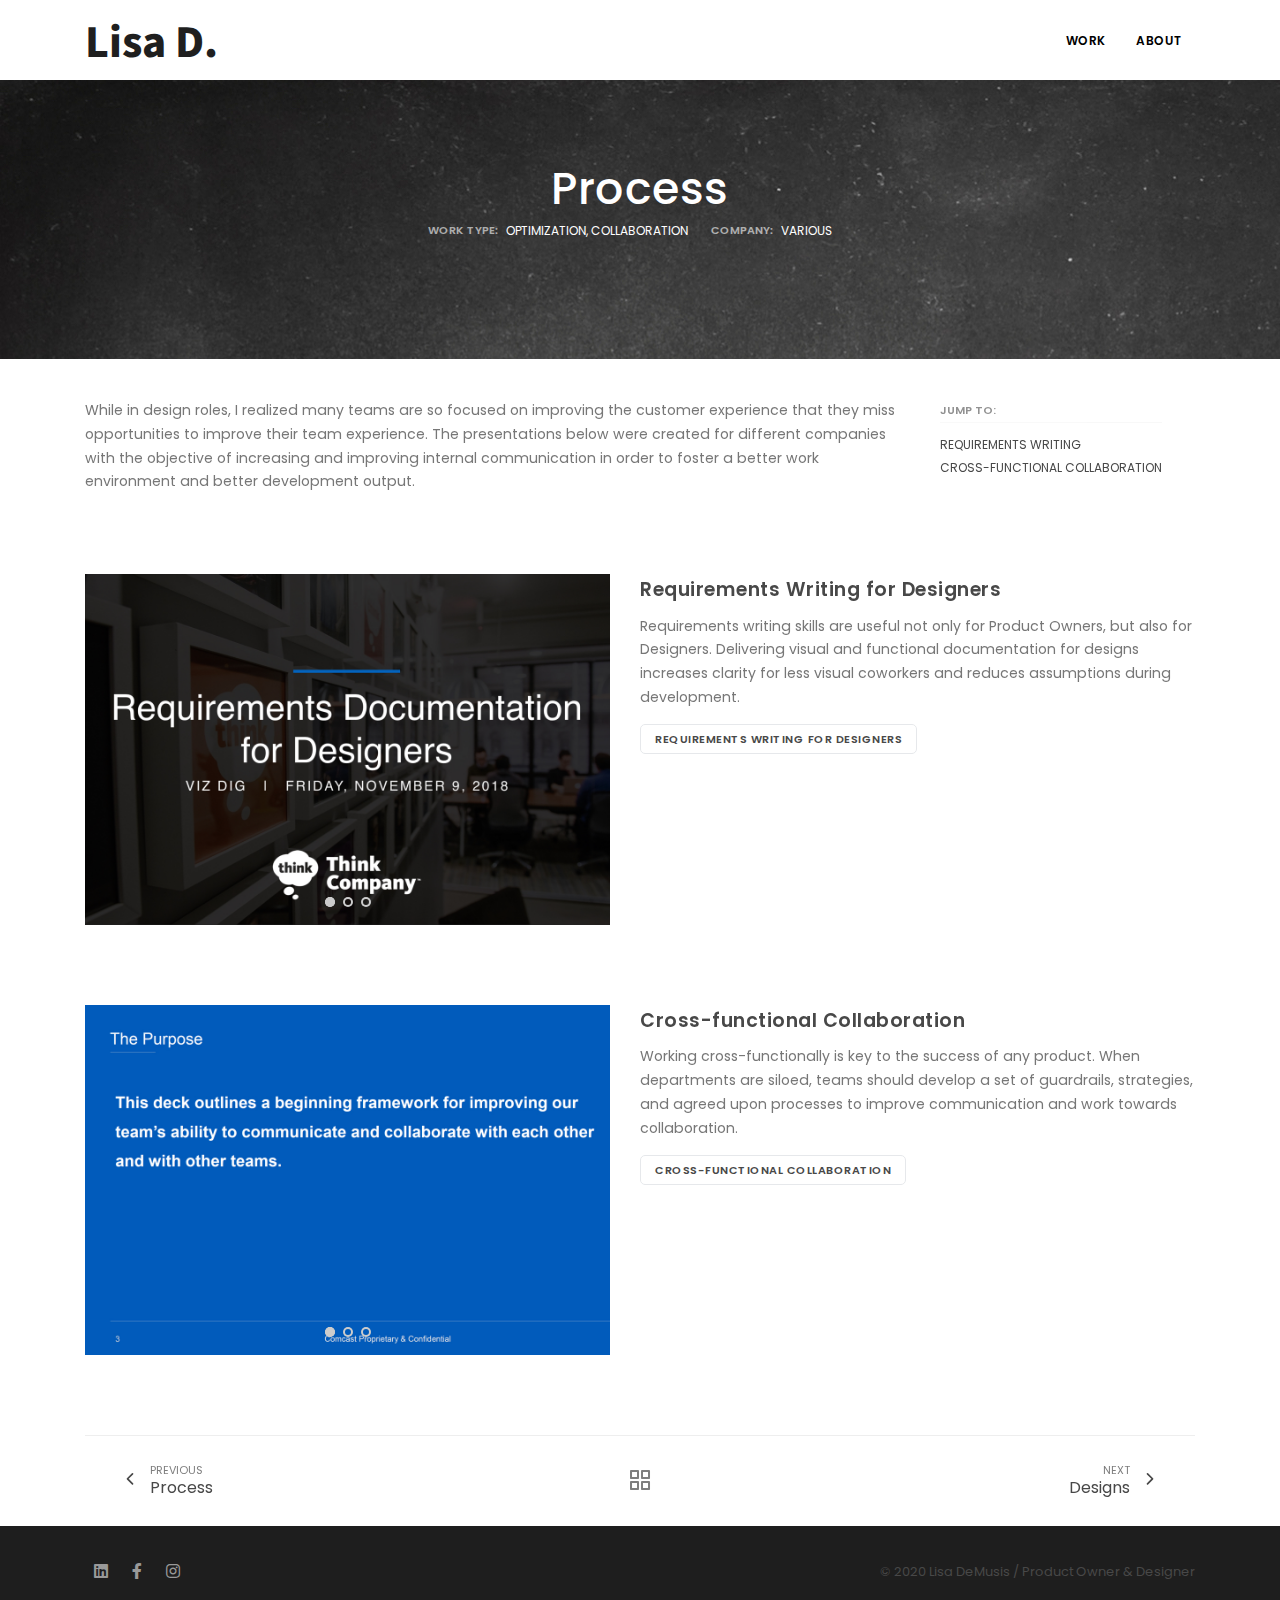
<file: process.html>
<!DOCTYPE html>
<html lang="en">

<head>
    <meta name="viewport" content="width=device-width, initial-scale=1" />
    <meta http-equiv="content-type" content="text/html; charset=utf-8" />    <meta name="author" content="INSPIRO" />    
	<meta name="description" content="Lisa DeMusis | Product Owner">
    <link rel="icon" type="image/png" href="images/favicon.png">   
    <meta http-equiv="X-UA-Compatible" content="IE=edge">
    <!-- Document title -->
    <title>Lisa DeMusis | CSPO</title>
    <!-- Stylesheets & Fonts -->
    <link href="css/plugins.css" rel="stylesheet">
    <link href="css/style.css" rel="stylesheet">
</head>

<body>
    <!-- Body Inner -->
    <div class="body-inner">
         <!-- Header -->
        <header id="header" class="header-disable-fixed">
            <div class="header-inner">
                <div class="container">
                    <!--Logo-->
                    <div id="logo">
                        <a href="index.html">
                            <span class="logo-default">Lisa D.</span>
                            <span class="logo-dark">Lisa D.</span>
                        </a>
                    </div>
                    <!--End: Logo-->
                    <!--Navigation Resposnive Trigger-->
                    <div id="mainMenu-trigger">
                        <a class="lines-button x"><span class="lines"></span></a>
                    </div>
                    <!--end: Navigation Resposnive Trigger-->
                    <!--Navigation-->
                    <div id="mainMenu">
                        <div class="container">
                            <nav>
                                <ul>
                                    <li><a href="index.html">Work</a></li>
                                    <li><a href="about.html">About</a></li>
                                </ul>
                            </nav>
                        </div>
                    </div>
                    <!--end: Navigation-->
                </div>
            </div>
        </header>
        <!-- end: Header -->
        <!-- Page title -->
        <section id="page-title" style="background-image:url(images/portfolio/process/title.jpg);">
            <div class="container">
                <div class="page-title">
                    <div data-animate="fadeIn">
                        <h1 style="color: white;">Process</h1>
                    </div>
                    <div class="portfolio-attributes style1" style="color: white;">
                        <div class="attribute">
                            <strong>Work Type:</strong>Optimization, Collaboration</div>
                        <div class="attribute">
                            <strong>Company:</strong>Various</div>
                    </div>
                </div>
            </div>
        </section>
        <!-- end: Page title -->
        <!-- Content -->
        <section id="page-content" class="p-b-0">
            <div class="container">
                <div class="row m-b-40">
                    <div class="col-lg-9 col-md-9 col-sm-12 left">
                        <div class="project-description">
                            <p>While in design roles, I realized many teams are so focused on improving the customer experience that they miss opportunities to improve their team experience. The presentations below were created for different companies with the objective of increasing and improving internal communication in order to foster a better work environment and better development output.</p>
                        </div>
                    </div>
                    <div class="col-lg-3 col-md-3 col-sm-12">
                        <div class="portfolio-attributes">
                            <div class="attribute"><strong>Jump to:</strong>
                                <a href="#requirements-link" title="Documentation for Designers">Requirements Writing</a><br>
                                <a href="#collaboration-link" title="Cross-functional Collaboration">Cross-functional Collaboration</a></div>
                        </div>
                    </div>
                </div>
                <div class="row m-b-60 grid-layout" data-margin="0">
                    <div class="portfolio-item no-overlay p-r-30 p-b-20 col-lg-6 col-md-10">
                        <div class="portfolio-item-wrap">
                            <div class="portfolio-slider">
                                <div class="carousel dots-inside arrows-dark dots-white" data-items="1" data-loop="true" data-autoplay="true" data-autoplay="1800">
                                    <img src="images/portfolio/process/requirements1.jpg" alt="Requirements presentation 1">
                                    <img src="images/portfolio/process/requirements2.jpg" alt="Requirements presentation 2">
                                    <img src="images/portfolio/process/requirements3.jpg" alt="Requirements presentation 3">
                                </div>
                            </div>
                        </div>
                    </div>
                    <div class="portfolio-item work-description col-lg-6 col-md-10">
                        <div class="portfolio-item-wrap">
                            <h4><a id="requirements-link">Requirements Writing for Designers</a></h4>
                            <p>Requirements writing skills are useful not only for Product Owners, but also for Designers. Delivering visual and functional documentation for designs increases clarity for less visual coworkers and reduces assumptions during development.</p>
                            <button type="button" class="btn btn-light btn-sm"><a href="samples/requirements-for-designers.pdf" target=blank>Requirements Writing for Designers</a></button>
                        </div>
                    </div>
                </div>
                <div class="row m-b-60 grid-layout" data-margin="0">
                    <div class="portfolio-item no-overlay p-r-30 p-b-20 col-lg-6 col-md-10">
                        <div class="portfolio-item-wrap">
                            <div class="portfolio-slider">
                                <div class="carousel dots-inside arrows-dark dots-white" data-items="1" data-loop="true" data-autoplay="true" data-autoplay="1800">
                                    <img src="images/portfolio/process/collaboration1.jpg" alt="Collaboration presentation 1">
                                    <img src="images/portfolio/process/collaboration2.jpg" alt="Collaboration presentation 2">
                                    <img src="images/portfolio/process/collaboration3.jpg" alt="Collaboration presentation 3">
                                </div>
                            </div>
                        </div>
                    </div>
                    <div class="portfolio-item work-description col-lg-6 col-md-10">
                        <div class="portfolio-item-wrap">
                            <h4><a id="collaboration-link">Cross-functional Collaboration</a></h4>
                            <p>Working cross-functionally is key to the success of any product. When departments are siloed, teams should develop a set of guardrails, strategies, and agreed upon processes to improve communication and work towards collaboration.</p>
                            <button type="button" class="btn btn-light btn-sm"><a href="samples/crossfunctional-collaboration.pdf" target=blank>Cross-functional Collaboration</a></button>
                        </div>
                    </div>
                </div>
            <div class="post-navigation">
                <a href="process.html" class="post-prev">
                    <div class="post-prev-title"><span>Previous</span>Process</div>
                </a>
                <a href="index.html" class="post-all">
                    <i class="icon-grid"> </i>
                </a>
                <a href="designs.html" class="post-next">
                    <div class="post-next-title"><span>Next</span>Designs</div>
                </a>
            </div>
        </section> <!-- end: Content -->
    <!-- Footer -->
    <footer id="footer" class="inverted">

      <div class="copyright-content">
        <div class="container">

          <div class="row">
            <div class="col-lg-6">
              <!-- Social icons -->
              <div class="social-icons social-icons">
                <ul>
                  <li class="social-linkedin"><a href="https://www.linkedin.com/in/lisa-demusis" target=blank><i class="fab fa-linkedin"></i></a></li>
                  <li class="social-facebook"><a href="https://www.facebook.com/lisa.demusis/" target=blank><i class="fab fa-facebook-f"></i></a></li>
                  <li class="social-instagram"><a href="https://www.instagram.com/lisa_demusis/" target=blank><i class="fab fa-instagram"></i></a></li>
                </ul>
              </div>
              <!-- end: Social icons -->
            </div>

            <div class="col-lg-6 text-right">
              <div class="copyright-text">© 2020 Lisa DeMusis / Product Owner & Designer</div>
            </div>
          </div>
        </div>
      </div>
    </footer>
    <!-- end: Footer -->
    </div>
    <!-- end: Body Inner -->
    <!-- Scroll top -->
    <a id="scrollTop"><i class="icon-chevron-up"></i><i class="icon-chevron-up"></i></a>
    <!--Plugins-->
    <script src="js/jquery.js"></script>
    <script src="js/plugins.js"></script>
    <!--Template functions-->
    <script src="js/functions.js"></script>
</body>

</html>
</file>
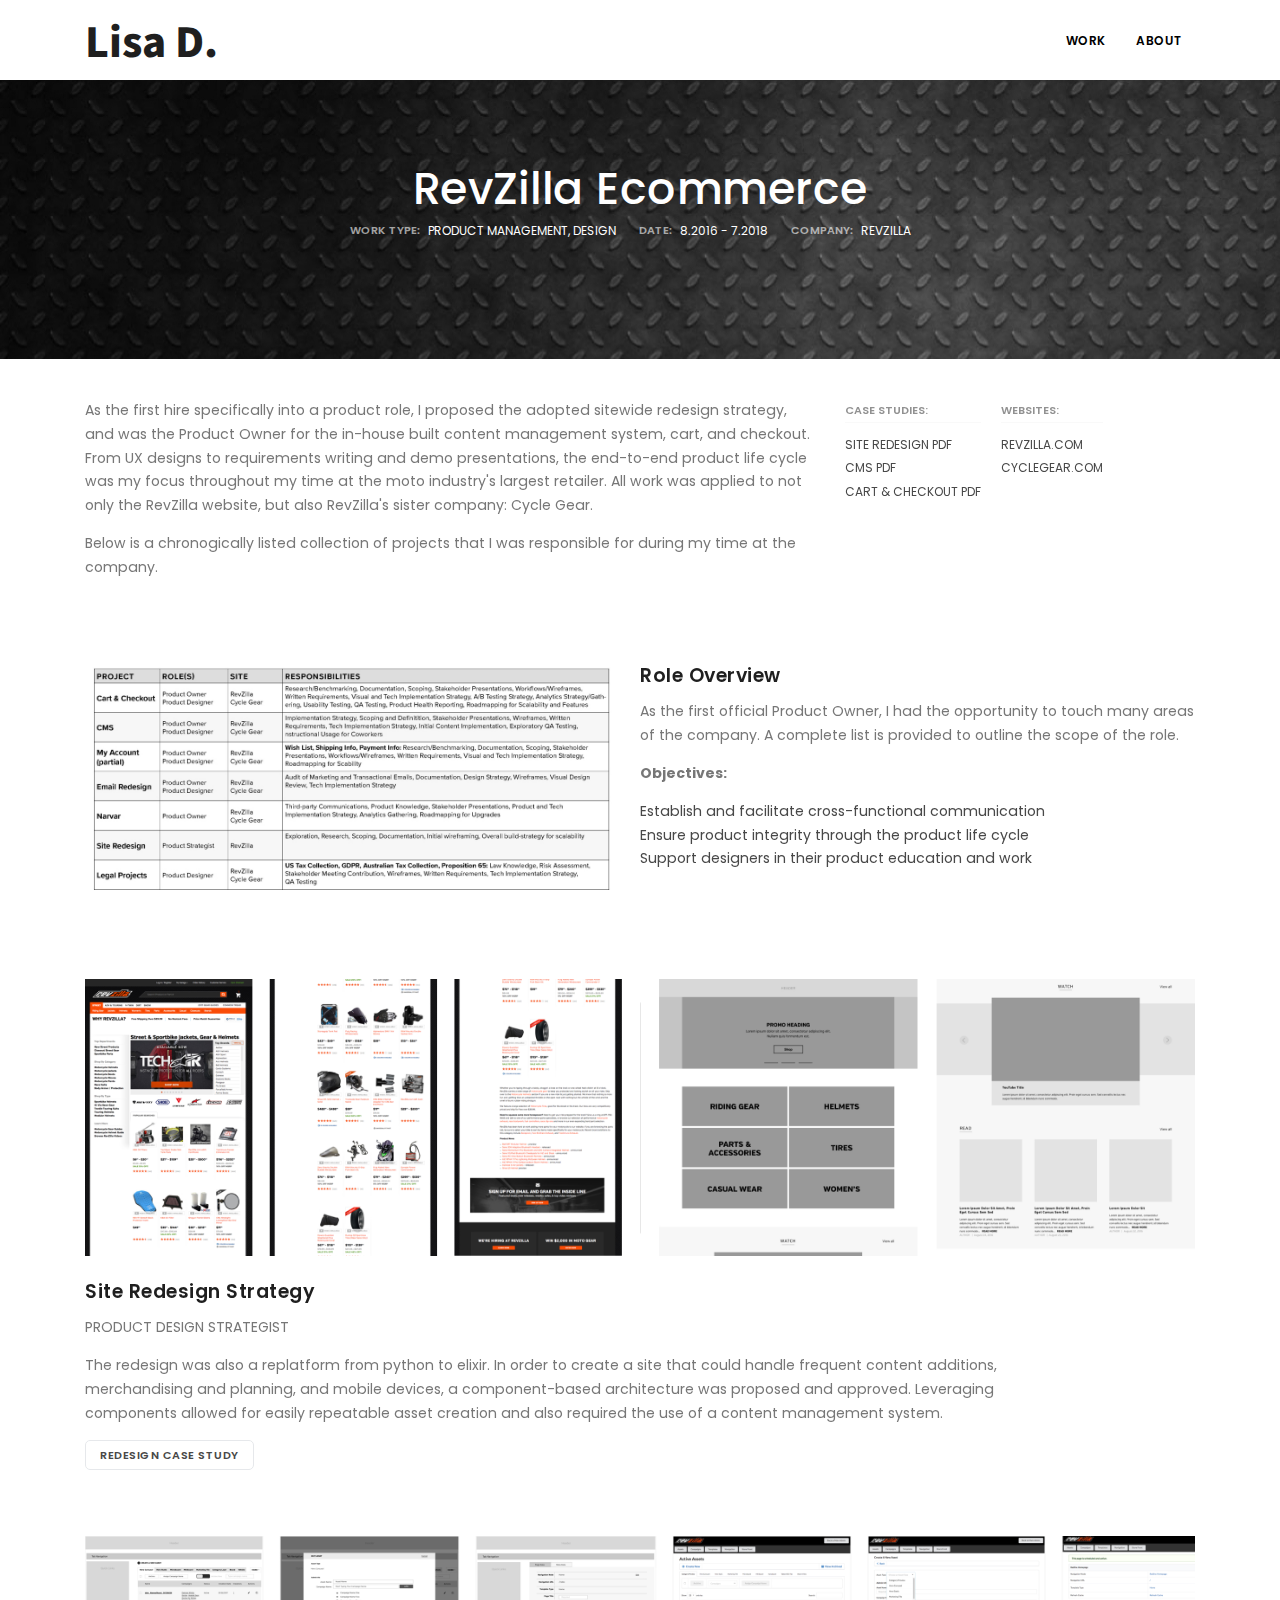
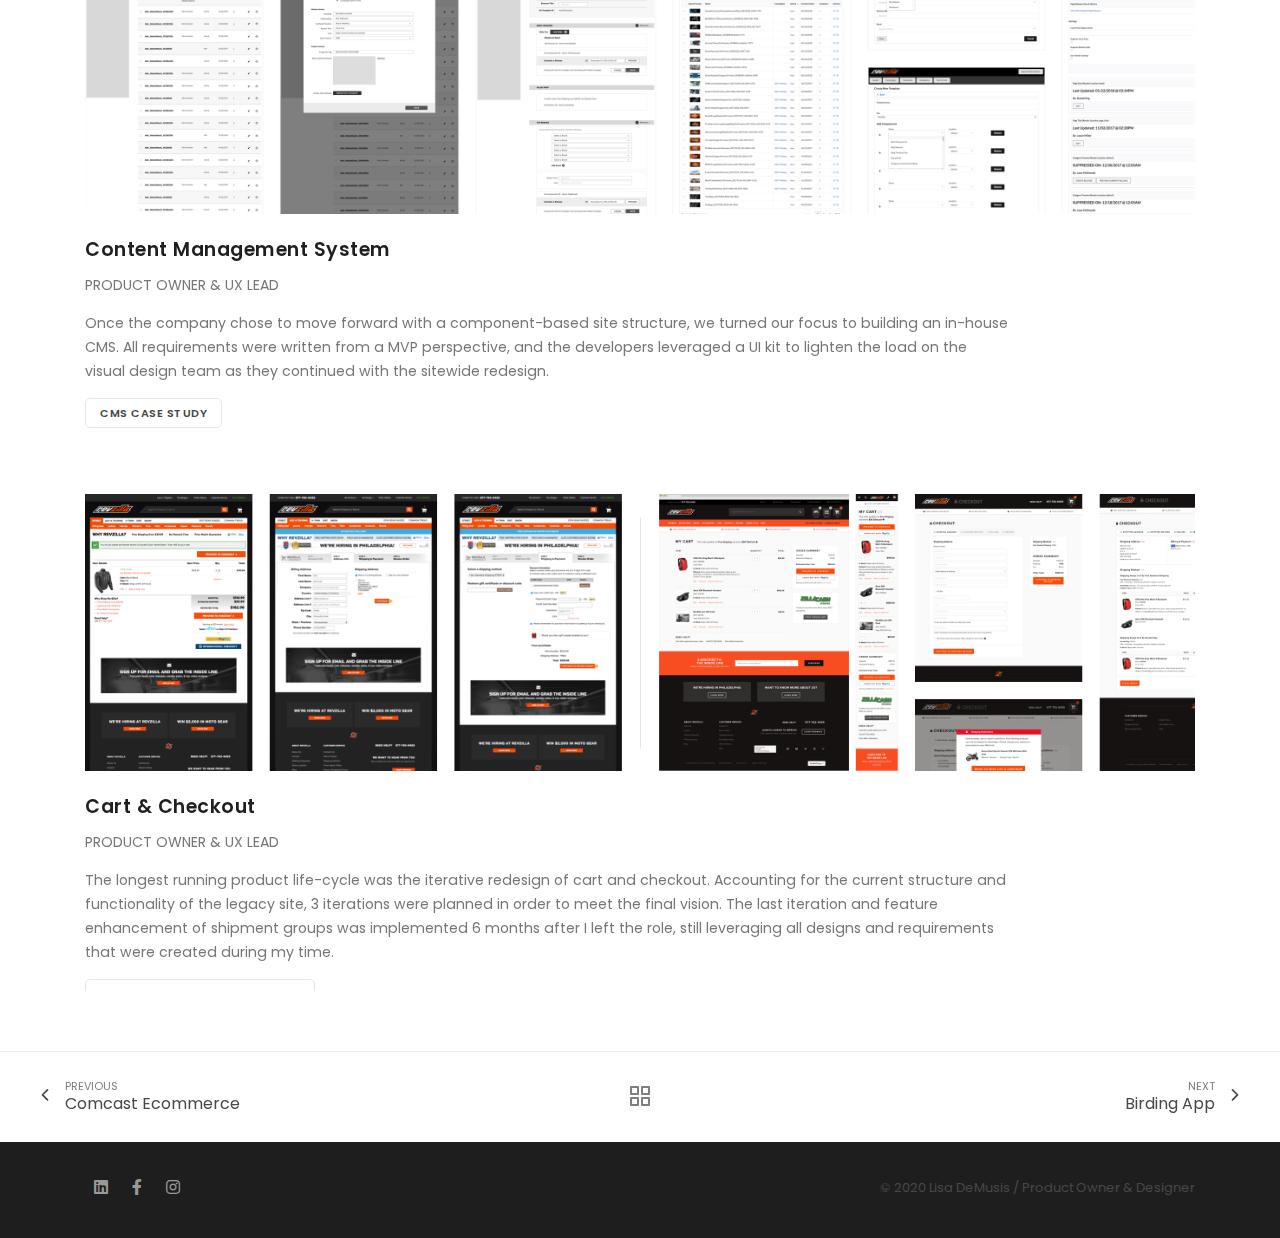
<file: revzilla-ecommerce.html>
<!DOCTYPE html>
<html lang="en">

<head>
    <meta name="viewport" content="width=device-width, initial-scale=1" />
    <meta http-equiv="content-type" content="text/html; charset=utf-8" />    <meta name="author" content="INSPIRO" />    
	<meta name="description" content="Lisa DeMusis | Product Owner">
    <link rel="icon" type="image/png" href="images/favicon.png">   
    <meta http-equiv="X-UA-Compatible" content="IE=edge">
    <!-- Document title -->
    <title>Lisa DeMusis | CSPO</title>
    <!-- Stylesheets & Fonts -->
    <link href="css/plugins.css" rel="stylesheet">
    <link href="css/style.css" rel="stylesheet">
</head>

<body>
    <!-- Body Inner -->
    <div class="body-inner">
         <!-- Header -->
        <header id="header" class="header-disable-fixed">
            <div class="header-inner">
                <div class="container">
                    <!--Logo-->
                    <div id="logo">
                        <a href="index.html">
                            <span class="logo-default">Lisa D.</span>
                            <span class="logo-dark">Lisa D.</span>
                        </a>
                    </div>
                    <!--End: Logo-->
                    <!--Navigation Resposnive Trigger-->
                    <div id="mainMenu-trigger">
                        <a class="lines-button x"><span class="lines"></span></a>
                    </div>
                    <!--end: Navigation Resposnive Trigger-->
                    <!--Navigation-->
                    <div id="mainMenu">
                        <div class="container">
                            <nav>
                                <ul>
                                    <li><a href="index.html">Work</a></li>
                                    <li><a href="about.html">About</a></li>
                                </ul>
                            </nav>
                        </div>
                    </div>
                    <!--end: Navigation-->
                </div>
            </div>
        </header>
        <!-- end: Header -->
        <!-- Page title -->
        <section id="page-title" style="background-image:url(images/portfolio/revzilla/title.jpg);">
            <div class="container">
                <div class="page-title">
                    <div data-animate="fadeIn">
                        <h1 style="color: white;">RevZilla Ecommerce</h1>
                    </div>
                    <div class="portfolio-attributes style1" style="color: white;">
                        <div class="attribute">
                            <strong>Work Type:</strong>Product Management, Design</div>
                        <div class="attribute"><strong>Date:</strong>
                            8.2016 - 7.2018</div>
                        <div class="attribute">
                            <strong>Company:</strong>RevZilla</div>
                    </div>
                </div>
            </div>
        </section>
        <!-- end: Page title -->
        <!-- Content -->
        <section id="page-content" class="p-b-0">
            <div class="container">
                <div class="row m-b-40">
                    <div class="col-lg-8 col-md-8 col-sm-12 left">
                        <div class="project-description">
                            <p>As the first hire specifically into a product role, I proposed the adopted sitewide redesign strategy, and was the Product Owner for the in-house built content management system, cart, and checkout. From UX designs to requirements writing and demo presentations, the end-to-end product life cycle was my focus throughout my time at the moto industry's largest retailer. All work was applied to not only the RevZilla website, but also RevZilla's sister company: Cycle Gear.</p>

                            <p>Below is a chronogically listed collection of projects that I was responsible for during my time at the company.</p>
                        </div>
                    </div>
                    <div class="col-lg-4 col-md-4 col-sm-12">
                        <div class="portfolio-attributes">
                            <div class="attribute"><strong>Case Studies:</strong>
                                <a href="samples/rz-redesign-case-study.pdf" title="RevZilla Site Redesign" target="_blank">Site Redesign PDF</a><br>
                                <a href="samples/rz-cms-case-study.pdf" title="RevZilla Content Management System" target="_blank">CMS PDF</a><br>
                                <a href="samples/rz-checkout-case-study.pdf" title="RevZilla Cart & Checkout" target="_blank">Cart & Checkout PDF</a><br>
                                </div>
                            <div class="attribute"><strong>Websites:</strong><a href="http://revzilla.com/" title="RevZilla" target="_blank">revzilla.com</a><br>
                                <a href="http://cyclegear.com/" title="Cycle Gear" target="_blank">cyclegear.com</a></div>
                        </div>
                    </div>
                </div>

                <div class="row m-b-60 grid-layout" data-margin="0">
                    <div class="portfolio-item p-b-20 p-r-20 col-lg-6 col-md-10">
                        <div class="portfolio-item-wrap">
                            <div class="portfolio-image">
                                <img src="images/portfolio/revzilla/revzilla1.jpg" alt="RevZilla Role Overview">
                            </div>
                            <div class="portfolio-description" data-lightbox="gallery">
                                <a title="RevZilla Role Overview" data-lightbox="gallery-image" href="images/portfolio/revzilla/revzilla2.jpg" alt="RevZilla Role Overview"><i class="icon-plus"></i></a>
                            </div>
                        </div>
                    </div>
                    <div class="portfolio-item work-description col-lg-6 col-md-10">
                        <div class="portfolio-item-wrap">
                            <h4>Role Overview</h4>
                            <p>As the first official Product Owner, I had the opportunity to touch many areas of the company. A complete list is provided to outline the scope of the role.</p>
                            <p><b>Objectives:</b>
                                <ul>
                                <li>Establish and facilitate cross-functional communication</li>
                                <li>Ensure product integrity through the product life cycle</li>
                                <li>Support designers in their product education and work</li></ul></p>
                        </div>
                    </div>
                </div>
                <div class="row m-b-60 grid-layout" data-margin="0">
                    <div class="portfolio-item p-b-20">
                        <div class="portfolio-item-wrap">
                            <div class="portfolio-image">
                                <img src="images/portfolio/revzilla/redesign.jpg" alt="RevZilla Redesigns">
                            </div>
                            <div class="portfolio-description" data-lightbox="gallery">
                                <a title="RevZilla Legacy Site" data-lightbox="gallery-image" href="images/portfolio/revzilla/redesign1.jpg" alt="RevZilla Redesign 1"><i class="icon-plus"></i></a>
                                <a title="RevZilla Redesign Strategy" data-lightbox="gallery-image" href="images/portfolio/revzilla/redesign2.jpg" alt="RevZilla Redesign 2" class="hidden"></a>
                            </div>
                        </div>
                    </div>
                    <div class="portfolio-item work-description col-lg-10 col-md-10">
                        <div class="portfolio-item-wrap">
                                <div>
                                    <h4>Site Redesign Strategy</h4>
                                    <p>PRODUCT DESIGN STRATEGIST</p>
                                    <p>The redesign was also a replatform from python to elixir. In order to create a site that could handle frequent content additions, merchandising and planning, and mobile devices, a component-based architecture was proposed and approved. Leveraging components allowed for easily repeatable asset creation and also required the use of a content management system.</p>
                                    <button type="button" class="btn btn-light btn-sm"><a href="samples/rz-redesign-case-study.pdf" target=blank>Redesign Case Study</a></button>
                                </div>
                        </div>
                    </div>
                </div>
                <div class="row m-b-60 grid-layout" data-margin="0">
                    <div class="portfolio-item p-b-20">
                        <div class="portfolio-item-wrap">
                            <div class="portfolio-image">
                                <img src="images/portfolio/revzilla/cms.jpg" alt="RevZilla CMS">
                            </div>
                            <div class="portfolio-description" data-lightbox="gallery">
                                <a title="Content Management System Wireframes" data-lightbox="gallery-image" href="images/portfolio/revzilla/cms1.jpg"><i class="icon-plus"></i></a>
                                <a title="Content Management System" data-lightbox="gallery-image" href="images/portfolio/revzilla/cms2.jpg" class="hidden"></a>
                            </div>
                        </div>
                    </div>
                    <div class="portfolio-item work-description col-lg-10 col-md-10">
                        <div class="portfolio-item-wrap">
                                <div>
                                    <h4>Content Management System</h4>
                                    <p>PRODUCT OWNER & UX LEAD</p>
                                    <p>Once the company chose to move forward with a component-based site structure, we turned our focus to building an in-house CMS. All requirements were written from a MVP perspective, and the developers leveraged a UI kit to lighten the load on the visual design team as they continued with the sitewide redesign.</p>
                                    <button type="button" class="btn btn-light btn-sm"><a href="samples/rz-cms-case-study.pdf" target=blank>CMS Case Study</a></button>
                                </div>
                        </div>
                    </div>
                </div>
                <div class="row m-b-60 grid-layout" data-margin="0">
                    <div class="portfolio-item p-b-20">
                        <div class="portfolio-item-wrap">
                            <div class="portfolio-image">
                                <img src="images/portfolio/revzilla/checkout.jpg" alt="RevZilla Cart & Checkout">
                            </div>
                            <div class="portfolio-description" data-lightbox="gallery">
                                <a title="Legacy Cart & Checkout" data-lightbox="gallery-image" href="images/portfolio/revzilla/checkout1.jpg" alt="Checkout Screen 1"><i class="icon-plus"></i></a>
                                <a title="Cart Iterations" data-lightbox="gallery-image" href="images/portfolio/revzilla/checkout2.jpg" alt="Checkout Screen 2" class="hidden"></a>
                                <a title="Shipping & Billing Iterations" data-lightbox="gallery-image" href="images/portfolio/revzilla/checkout3.jpg" alt="Checkout Screen 3" class="hidden"></a>
                                <a title="Order Summary Iterations" data-lightbox="gallery-image" href="images/portfolio/revzilla/checkout4.jpg" alt="Checkout Screen 3" class="hidden"></a>
                            </div>
                        </div>
                    </div>
                    <div class="portfolio-item work-description col-lg-10 col-md-10">
                        <div class="portfolio-item-wrap">
                            <h4>Cart & Checkout</h4>
                            <p>PRODUCT OWNER & UX LEAD</p>
                            <p>The longest running product life-cycle was the iterative redesign of cart and checkout. Accounting for the current structure and functionality of the legacy site, 3 iterations were planned in order to meet the final vision. The last iteration and feature enhancement of shipment groups was implemented 6 months after I left the role, still leveraging all designs and requirements that were created during my time.</p>
                            <button type="button" class="btn btn-light btn-sm"><a href="samples/rz-checkout-case-study.pdf" target=blank>Cart & Checkout Case Study</a></button>
                        </div>
                    </div>
                </div>
            </div>
            <div class="post-navigation">
                <a href="cb-ecommerce.html" class="post-prev">
                    <div class="post-prev-title"><span>Previous</span>Comcast Ecommerce</div>
                </a>
                <a href="index.html" class="post-all">
                    <i class="icon-grid"> </i>
                </a>
                <a href="birding-app.html" class="post-next">
                    <div class="post-next-title"><span>Next</span>Birding App</div>
                </a>
            </div>
        </section> <!-- end: Content -->
    <!-- Footer -->
    <footer id="footer" class="inverted">

      <div class="copyright-content">
        <div class="container">

          <div class="row">
            <div class="col-lg-6">
              <!-- Social icons -->
              <div class="social-icons social-icons">
                <ul>
                  <li class="social-linkedin"><a href="https://www.linkedin.com/in/lisa-demusis" target=blank><i class="fab fa-linkedin"></i></a></li>
                  <li class="social-facebook"><a href="https://www.facebook.com/lisa.demusis/" target=blank><i class="fab fa-facebook-f"></i></a></li>
                  <li class="social-instagram"><a href="https://www.instagram.com/lisa_demusis/" target=blank><i class="fab fa-instagram"></i></a></li>
                </ul>
              </div>
              <!-- end: Social icons -->
            </div>

            <div class="col-lg-6 text-right">
              <div class="copyright-text">© 2020 Lisa DeMusis / Product Owner & Designer</div>
            </div>
          </div>
        </div>
      </div>
    </footer>
    <!-- end: Footer -->
    </div>
    <!-- end: Body Inner -->
    <!-- Scroll top -->
    <a id="scrollTop"><i class="icon-chevron-up"></i><i class="icon-chevron-up"></i></a>
    <!--Plugins-->
    <script src="js/jquery.js"></script>
    <script src="js/plugins.js"></script>
    <!--Template functions-->
    <script src="js/functions.js"></script>
</body>

</html>
</file>
